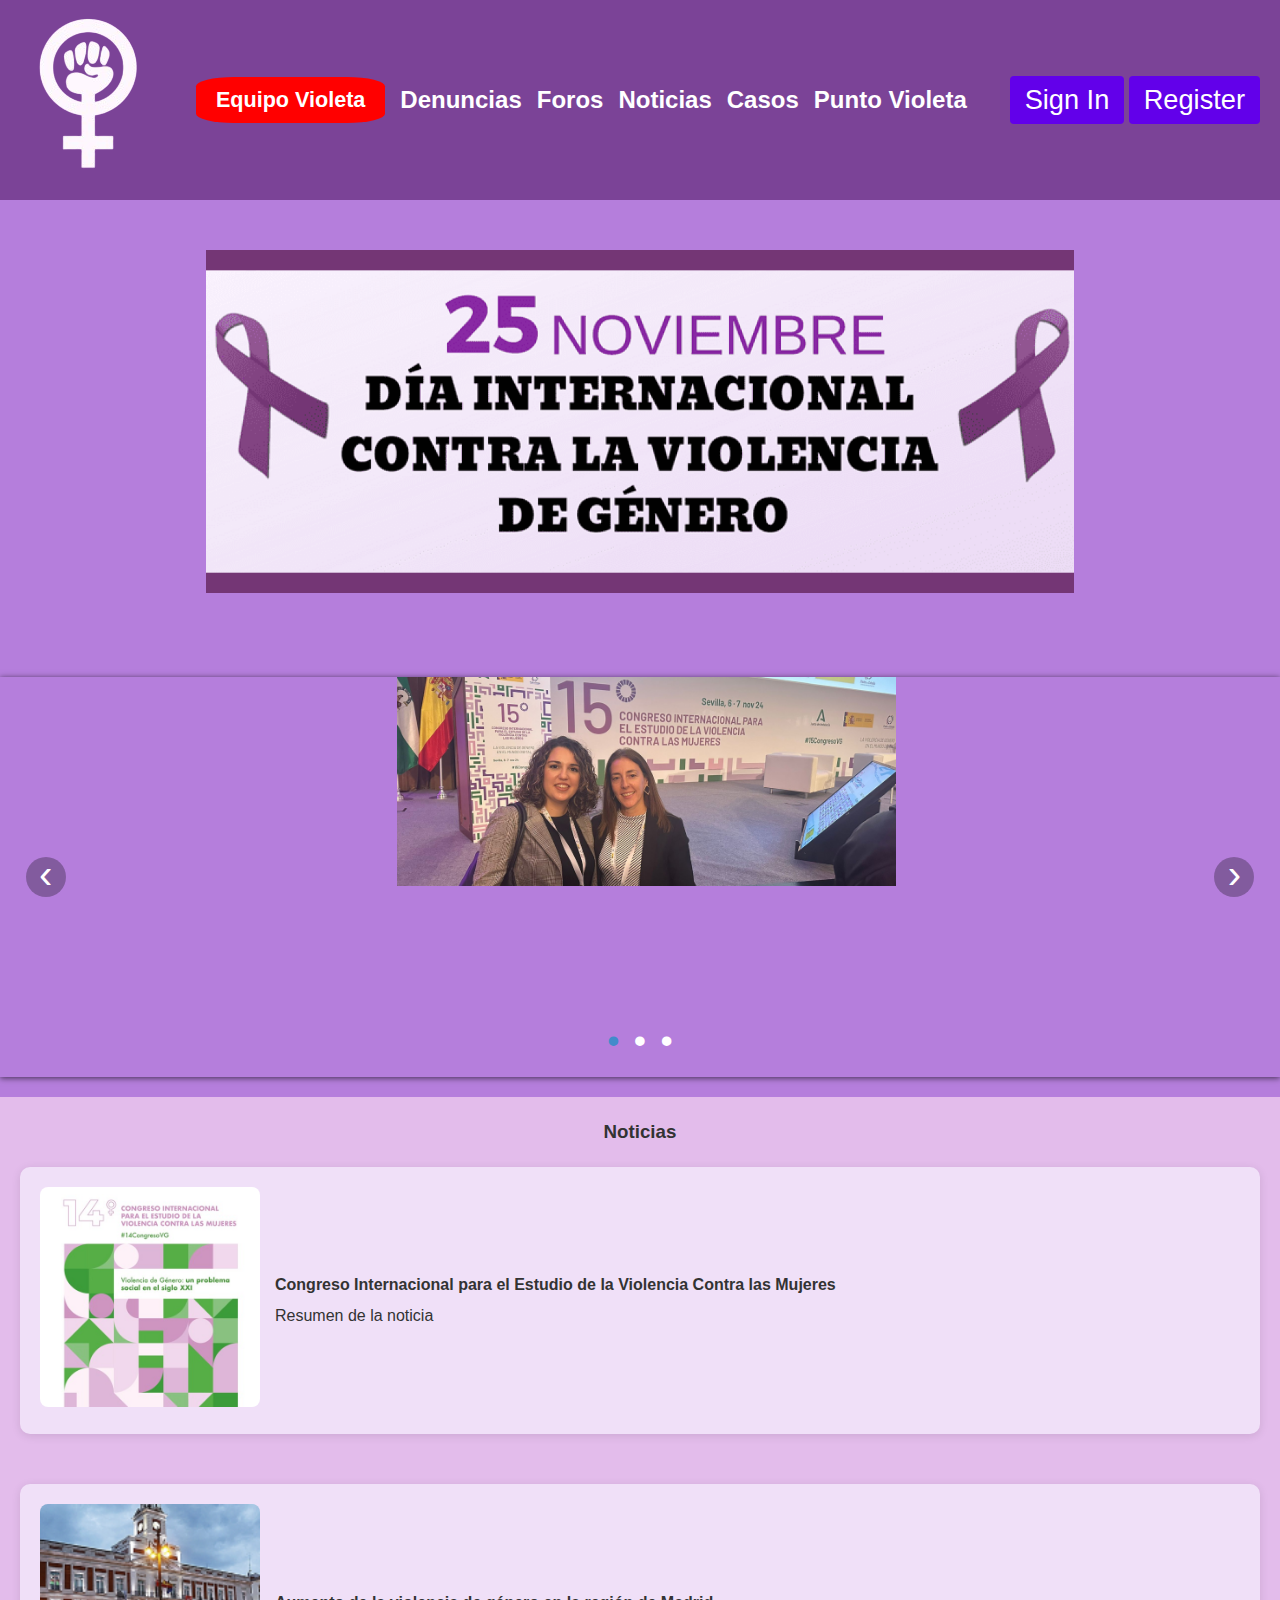
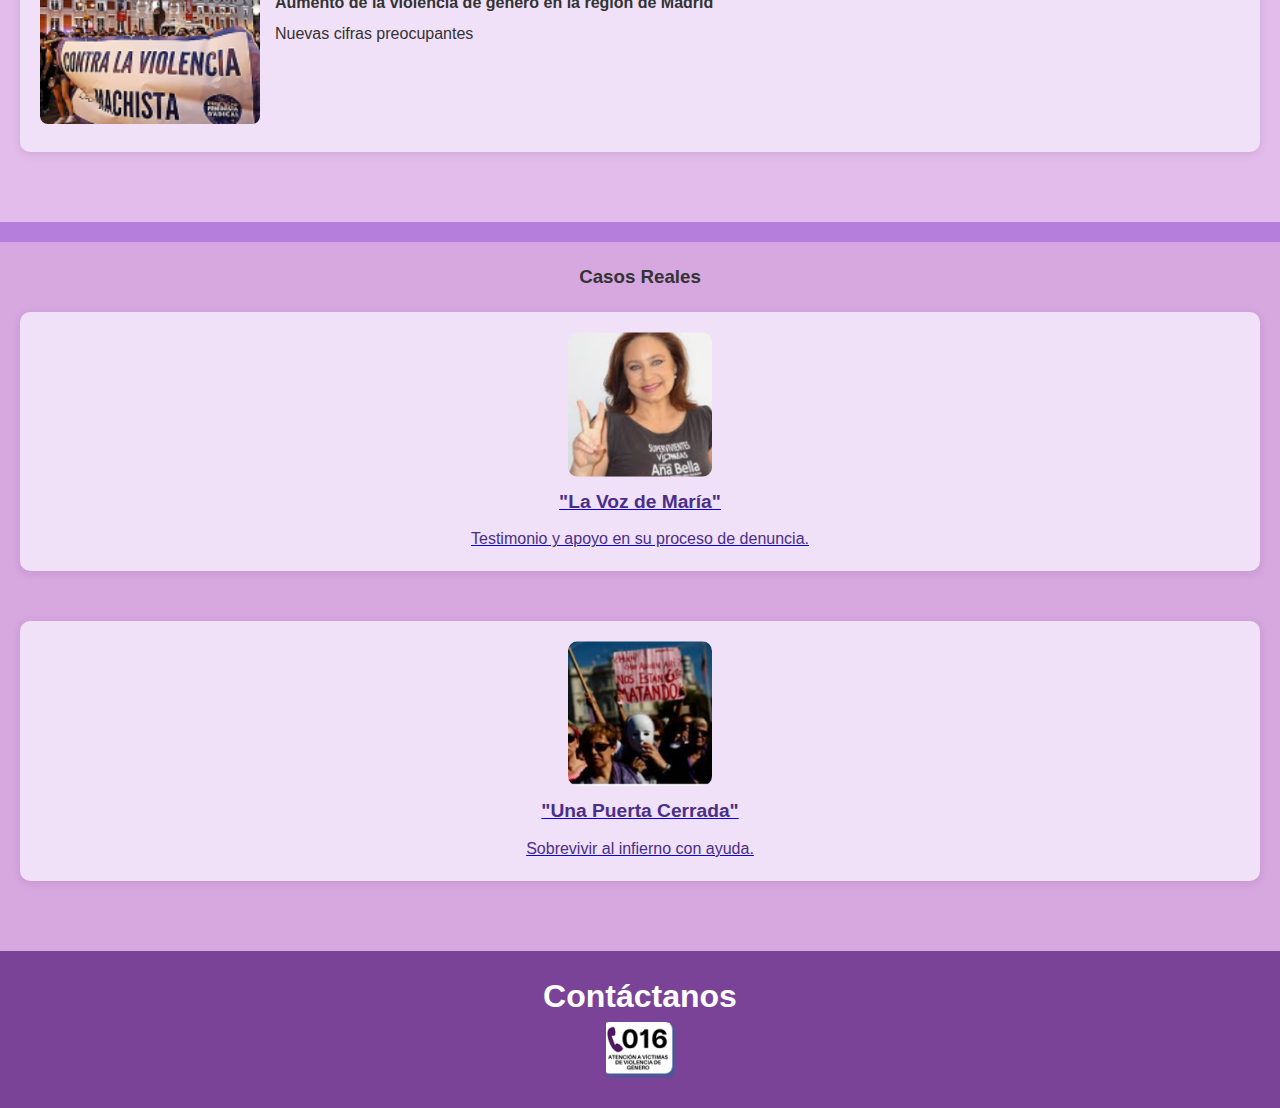
<file: index.html>
<!DOCTYPE html>
<html lang="es">
<head>
  <meta charset="UTF-8">
  <meta name="viewport" content="width=device-width, initial-scale=1.0">
  <title>Página Principal - Día Internacional Contra la Violencia de Género</title>
  <link rel="stylesheet" href="./css/styles.css">
</head>
<body>
  <header class="header">
    <nav class="navbar">
        <a href="./html/index.html"><img src="./img/logo.png" alt="logo"></a>
      <ul class="menu">
        <li><div class="logo">
            <button><a href="./html/equipo_violeta.html"><h2>Equipo Violeta</h2></a></button>
          </div></li>
        <li><a href="./html/denuncias.html"><h2>Denuncias</h2></a></li>
        <li><a href="./html/foro.html"><h2>Foros</h2></a></li>
        <li><a href="./html/noticias.html"><h2>Noticias</h2></a></li>
        <li><a href="./html/casos_reales.html"><h2>Casos</h2></a></li>
        <li><a href="./html/punto_violeta.html"><h2>Punto Violeta</h2></a></li>
      </ul>
      <div class="auth-buttons">
        <a href="./html/login.html"><button class="btn sign-in">Sign In</button></a>
        <a href="./html/registro.html"><button class="btn register">Register</button></a>
      </div>
    </nav>
  </header>
  <section class="banner">
    <img src="./img/25_nov.png" alt="">
  </section>
  <div class="carousel">
    <div class="carousel-inner">
      <input class="carousel-open" type="radio" id="carousel-1" name="carousel" aria-hidden="true" hidden="" checked="checked">
      <div class="carousel-item">
        <img src="./img/profes.png">
      </div>
      <input class="carousel-open" type="radio" id="carousel-2" name="carousel" aria-hidden="true" hidden="">
      <div class="carousel-item">
        <img src="./img/carrusel_2.png">
      </div>
      <input class="carousel-open" type="radio" id="carousel-3" name="carousel" aria-hidden="true" hidden="">
      <div class="carousel-item">
        <img src="./img/carrusel_3.png">
      </div>
      <label for="carousel-3" class="carousel-control prev control-1">‹</label>
      <label for="carousel-2" class="carousel-control next control-1">›</label>
      <label for="carousel-1" class="carousel-control prev control-2">‹</label>
      <label for="carousel-3" class="carousel-control next control-2">›</label>
      <label for="carousel-2" class="carousel-control prev control-3">‹</label>
      <label for="carousel-1" class="carousel-control next control-3">›</label>
      <ol class="carousel-indicators">
        <li>
          <label for="carousel-1" class="carousel-bullet">•</label>
        </li>
        <li>
          <label for="carousel-2" class="carousel-bullet">•</label>
        </li>
        <li>
          <label for="carousel-3" class="carousel-bullet">•</label>
        </li>
      </ol>
    </div>
  </div>
  <main>
      </div>
    </section>
    <section class="news">
      <h3>Noticias</h3>
      <div class="news-item">
        <a href="./html/noticias.html"><img src="./img/congreso.jpg" alt="Noticia 1"></a>
        <div>
          <h4>Congreso Internacional para el Estudio de la Violencia Contra las Mujeres</h4>
          <p>Resumen de la noticia</p>
        </div>
      </div>
      <div class="news-item">
        <a href="./html/noticias.html"><img src="./img/Image.png" alt="Noticia 2"></a>
        <div>
          <h4>Aumento de la violencia de género en la región de Madrid</h4>
          <p>Nuevas cifras preocupantes</p>
        </div>
      </div>
    </section>
    <section class="real-cases">
      <h3>Casos Reales</h3>
      <a href="./html/caso_real.html"><div class="case">
        <img src="./img/maria.png" alt="La Voz de María">
        <h4>"La Voz de María"</h4>
        <p>Testimonio y apoyo en su proceso de denuncia.</p>
      </div></a>
      <a href="./html/caso_real.html"><div class="case">
        <img src="./img/prot.png" alt="Una Puerta Cerrada">
        <h4>"Una Puerta Cerrada"</h4>
        <p>Sobrevivir al infierno con ayuda.</p>
      </div></a>
    </section>
  </main>
  <footer class="footer">
    <div class="contact-info">
      <span><h1>Contáctanos</h1></span>
    </div>
    <div class="footer-logo">
      <img src="./img/logo-016.png" alt="">
    </div>
  </footer>
</body>
</html>
</file>
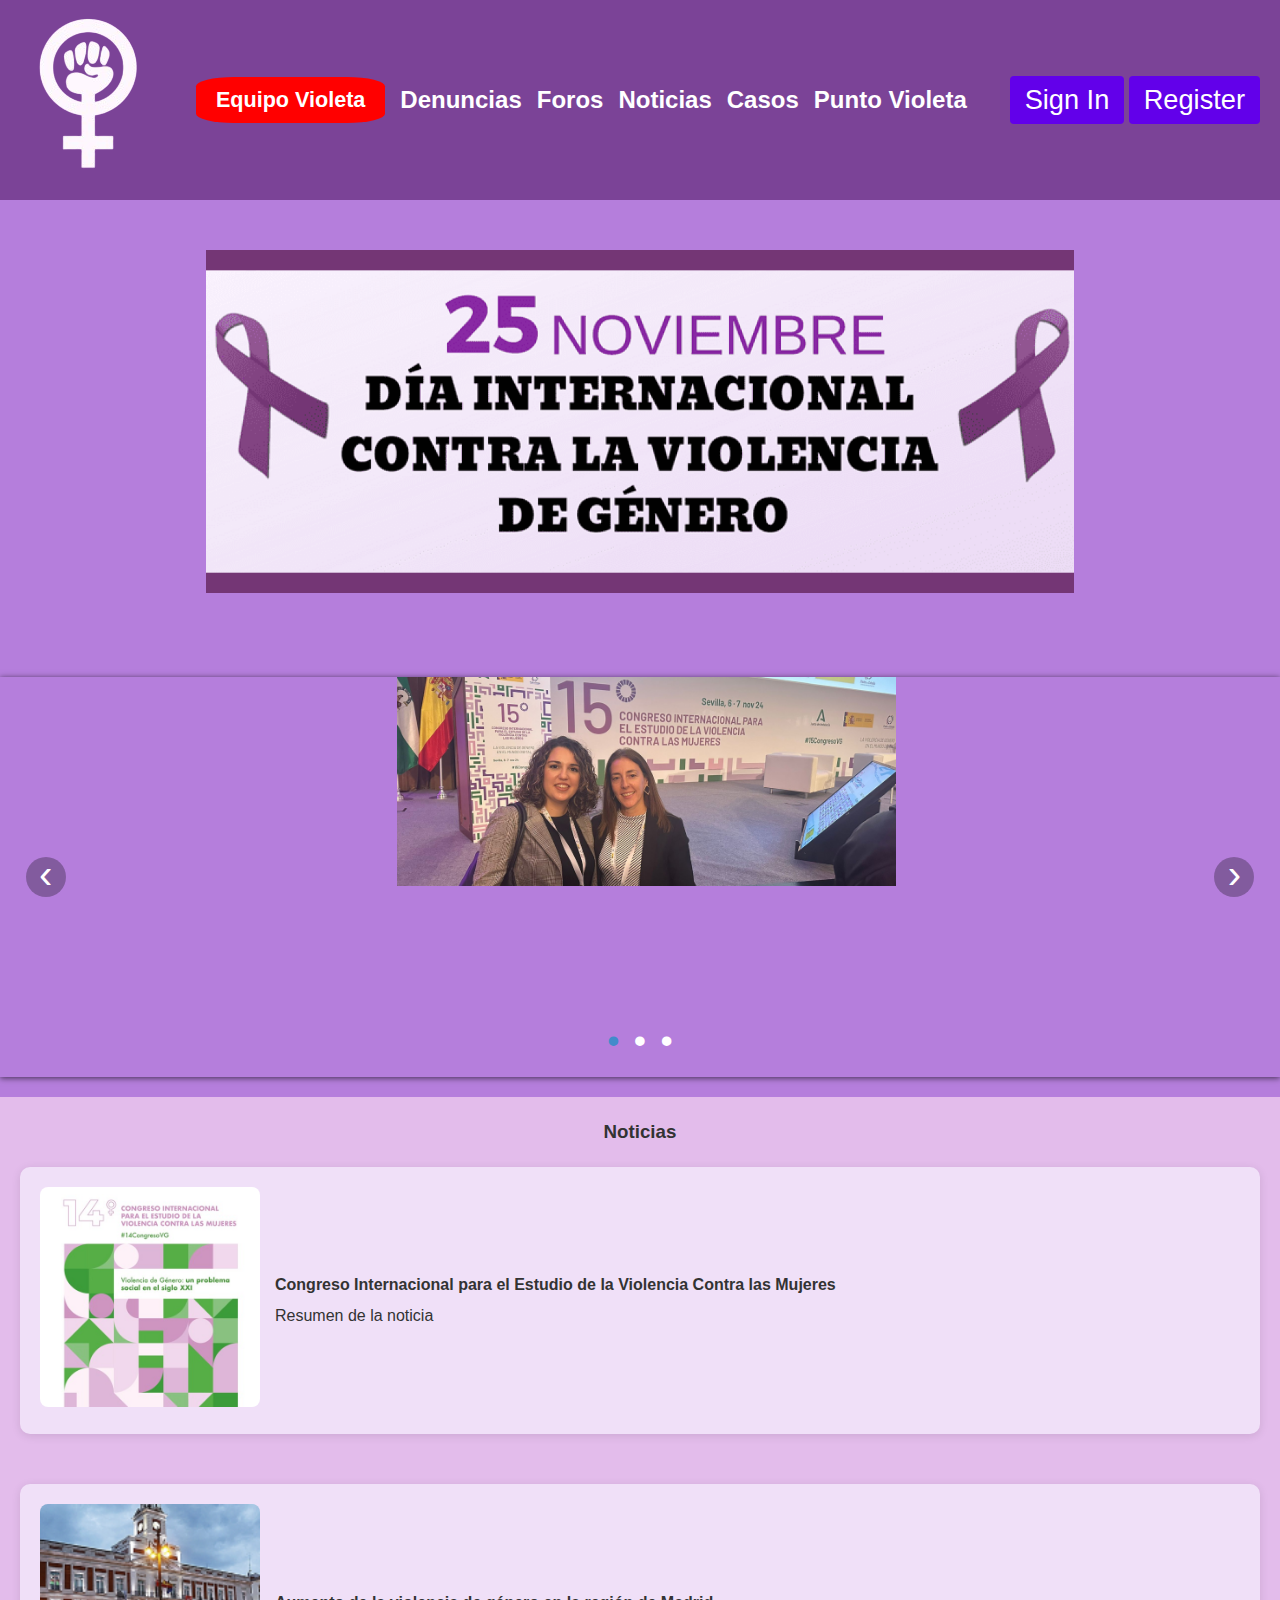
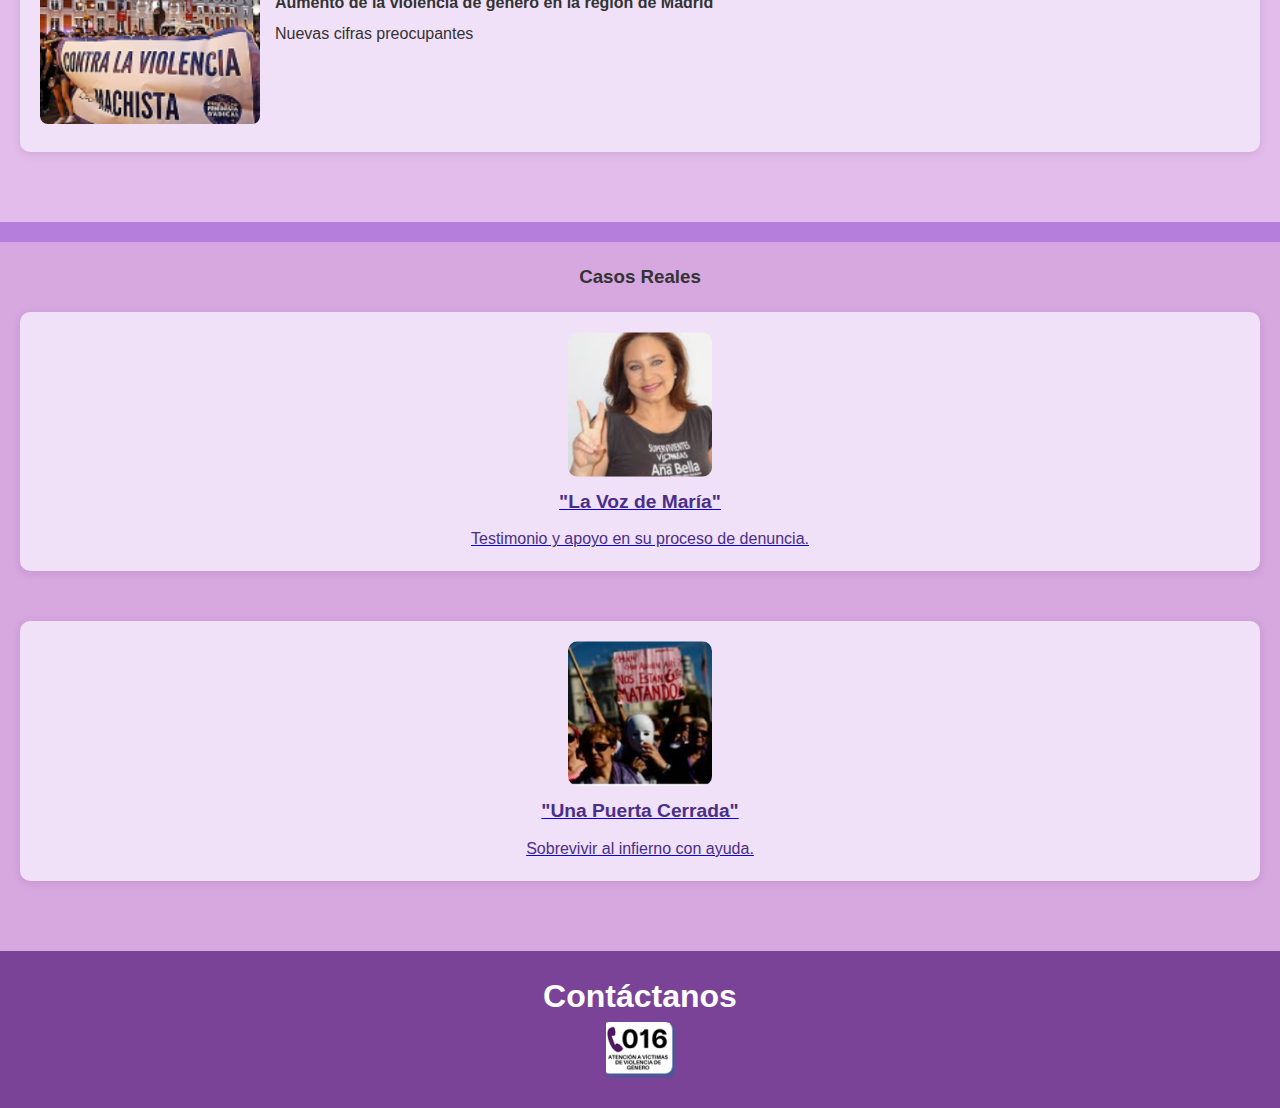
<file: html/index.html>
<!DOCTYPE html>
<html lang="es">
<head>
  <meta charset="UTF-8">
  <meta name="viewport" content="width=device-width, initial-scale=1.0">
  <title>Página Principal - Día Internacional Contra la Violencia de Género</title>
  <link rel="stylesheet" href="../css/styles.css">
</head>
<body>
  <header class="header">
    <nav class="navbar">
        <a href="../html/index.html"><img src="../img/logo.png" alt="logo"></a>
      <ul class="menu">
        <li><div class="logo">
            <button><a href="../html/equipo_violeta.html"><h2>Equipo Violeta</h2></a></button>
          </div></li>
        <li><a href="../html/denuncias.html"><h2>Denuncias</h2></a></li>
        <li><a href="../html/foro.html"><h2>Foros</h2></a></li>
        <li><a href="../html/noticias.html"><h2>Noticias</h2></a></li>
        <li><a href="../html/casos_reales.html"><h2>Casos</h2></a></li>
        <li><a href="../html/punto_violeta.html"><h2>Punto Violeta</h2></a></li>
      </ul>
      <div class="auth-buttons">
        <a href="../html/login.html"><button class="btn sign-in">Sign In</button></a>
        <a href="../html/registro.html"><button class="btn register">Register</button></a>
      </div>
    </nav>
  </header>
  <section class="banner">
    <img src="../img/25_nov.png" alt="">
  </section>
  <div class="carousel">
    <div class="carousel-inner">
      <input class="carousel-open" type="radio" id="carousel-1" name="carousel" aria-hidden="true" hidden="" checked="checked">
      <div class="carousel-item">
        <img src="../img/profes.png">
      </div>
      <input class="carousel-open" type="radio" id="carousel-2" name="carousel" aria-hidden="true" hidden="">
      <div class="carousel-item">
        <img src="../img/carrusel_2.png">
      </div>
      <input class="carousel-open" type="radio" id="carousel-3" name="carousel" aria-hidden="true" hidden="">
      <div class="carousel-item">
        <img src="../img/carrusel_3.png">
      </div>
      <label for="carousel-3" class="carousel-control prev control-1">‹</label>
      <label for="carousel-2" class="carousel-control next control-1">›</label>
      <label for="carousel-1" class="carousel-control prev control-2">‹</label>
      <label for="carousel-3" class="carousel-control next control-2">›</label>
      <label for="carousel-2" class="carousel-control prev control-3">‹</label>
      <label for="carousel-1" class="carousel-control next control-3">›</label>
      <ol class="carousel-indicators">
        <li>
          <label for="carousel-1" class="carousel-bullet">•</label>
        </li>
        <li>
          <label for="carousel-2" class="carousel-bullet">•</label>
        </li>
        <li>
          <label for="carousel-3" class="carousel-bullet">•</label>
        </li>
      </ol>
    </div>
  </div>
  <main>
      </div>
    </section>
    <section class="news">
      <h3>Noticias</h3>
      <div class="news-item">
        <a href="../html/noticias.html"><img src="../img/congreso.jpg" alt="Noticia 1"></a>
        <div>
          <h4>Congreso Internacional para el Estudio de la Violencia Contra las Mujeres</h4>
          <p>Resumen de la noticia</p>
        </div>
      </div>
      <div class="news-item">
        <a href="../html/noticias.html"><img src="../img/Image.png" alt="Noticia 2"></a>
        <div>
          <h4>Aumento de la violencia de género en la región de Madrid</h4>
          <p>Nuevas cifras preocupantes</p>
        </div>
      </div>
    </section>
    <section class="real-cases">
      <h3>Casos Reales</h3>
      <a href="../html/caso_real.html"><div class="case">
        <img src="../img/maria.png" alt="La Voz de María">
        <h4>"La Voz de María"</h4>
        <p>Testimonio y apoyo en su proceso de denuncia.</p>
      </div></a>
      <a href="../html/caso_real.html"><div class="case">
        <img src="../img/prot.png" alt="Una Puerta Cerrada">
        <h4>"Una Puerta Cerrada"</h4>
        <p>Sobrevivir al infierno con ayuda.</p>
      </div></a>
    </section>
  </main>
  <footer class="footer">
    <div class="contact-info">
      <span><h1>Contáctanos</h1></span>
    </div>
    <div class="footer-logo">
      <img src="../img/logo-016.png" alt="">
    </div>
  </footer>
</body>
</html>
</file>
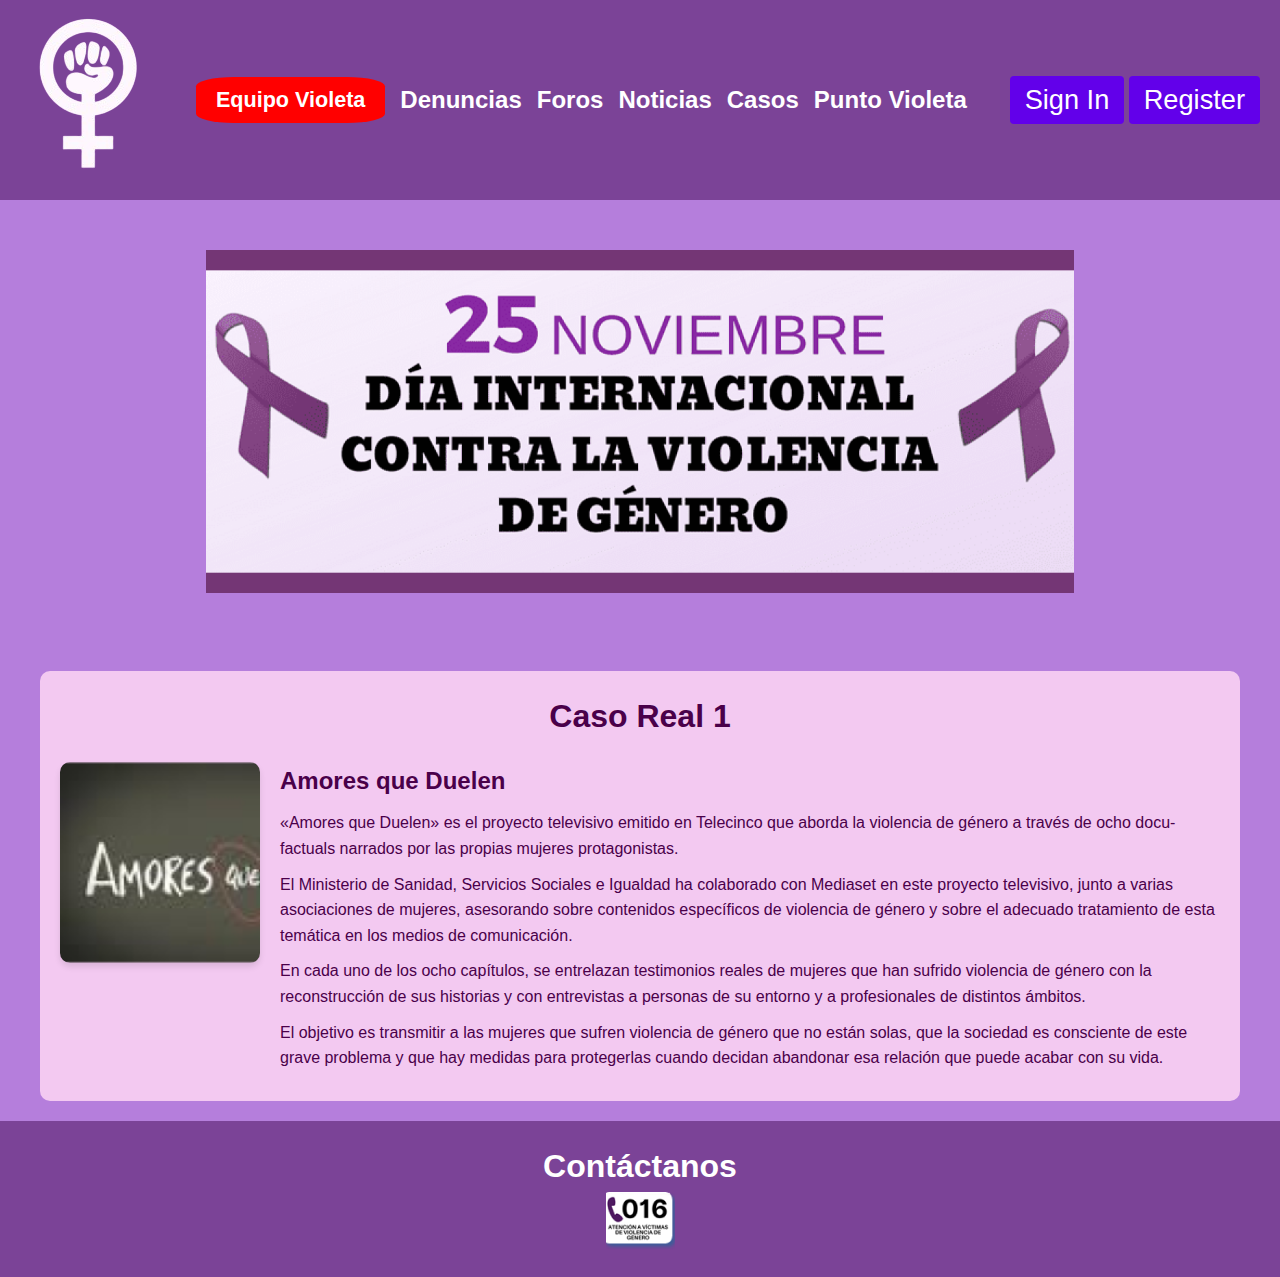
<file: html/caso_real.html>
<!DOCTYPE html>
<html lang="es">
<head>
  <meta charset="UTF-8">
  <meta name="viewport" content="width=device-width, initial-scale=1.0">
  <title>Página Principal - Día Internacional Contra la Violencia de Género</title>
  <link rel="stylesheet" href="../css/styles_caso_real.css">
</head>
<body>
  <header class="header">
    <nav class="navbar">
        <a href="../html/index.html"><img src="../img/logo.png" alt="logo"></a>
      <ul class="menu">
        <li><div class="logo">
            <button><a href="../html/equipo_violeta.html"><h2>Equipo Violeta</h2></a></button>
          </div></li>
        <li><a href="../html/denuncias.html"><h2>Denuncias</h2></a></li>
        <li><a href="../html/foro.html"><h2>Foros</h2></a></li>
        <li><a href="../html/noticias.html"><h2>Noticias</h2></a></li>
        <li><a href="../html/casos_reales.html"><h2>Casos</h2></a></li>
        <li><a href="../html/punto_violeta.html"><h2>Punto Violeta</h2></a></li>
      </ul>
      <div class="auth-buttons">
        <a href="../html/login.html"><button class="btn sign-in">Sign In</button></a>
        <a href="../html/registro.html"><button class="btn register">Register</button></a>
      </div>
    </nav>
  </header>
  <section class="banner">
    <img src="../img/25_nov.png" alt="">
  </section>
  <section class="caso-real">
    <h2>Caso Real 1</h2>
    <div class="contenido-caso-real">
      <img src="../img/caso7.png" alt="Amores que Duelen">
      <div class="texto-caso-real">
        <h3>Amores que Duelen</h3>
        <p>
          «Amores que Duelen» es el proyecto televisivo emitido en Telecinco que aborda la violencia de género a través de ocho docu-factuals narrados por las propias mujeres protagonistas.
        </p>
        <p>
          El Ministerio de Sanidad, Servicios Sociales e Igualdad ha colaborado con Mediaset en este proyecto televisivo, junto a varias asociaciones de mujeres, asesorando sobre contenidos específicos de violencia de género y sobre el adecuado tratamiento de esta temática en los medios de comunicación.
        </p>
        <p>
          En cada uno de los ocho capítulos, se entrelazan testimonios reales de mujeres que han sufrido violencia de género con la reconstrucción de sus historias y con entrevistas a personas de su entorno y a profesionales de distintos ámbitos.
        </p>
        <p>
          El objetivo es transmitir a las mujeres que sufren violencia de género que no están solas, que la sociedad es consciente de este grave problema y que hay medidas para protegerlas cuando decidan abandonar esa relación que puede acabar con su vida.
        </p>
      </div>
    </div>
  </section>
  <footer class="footer">
    <div class="contact-info">
      <span><h1>Contáctanos</h1></span>
    </div>
    <div class="footer-logo">
      <img src="../img/logo-016.png" alt="">
    </div>
  </footer>
</body>
</html>
</file>
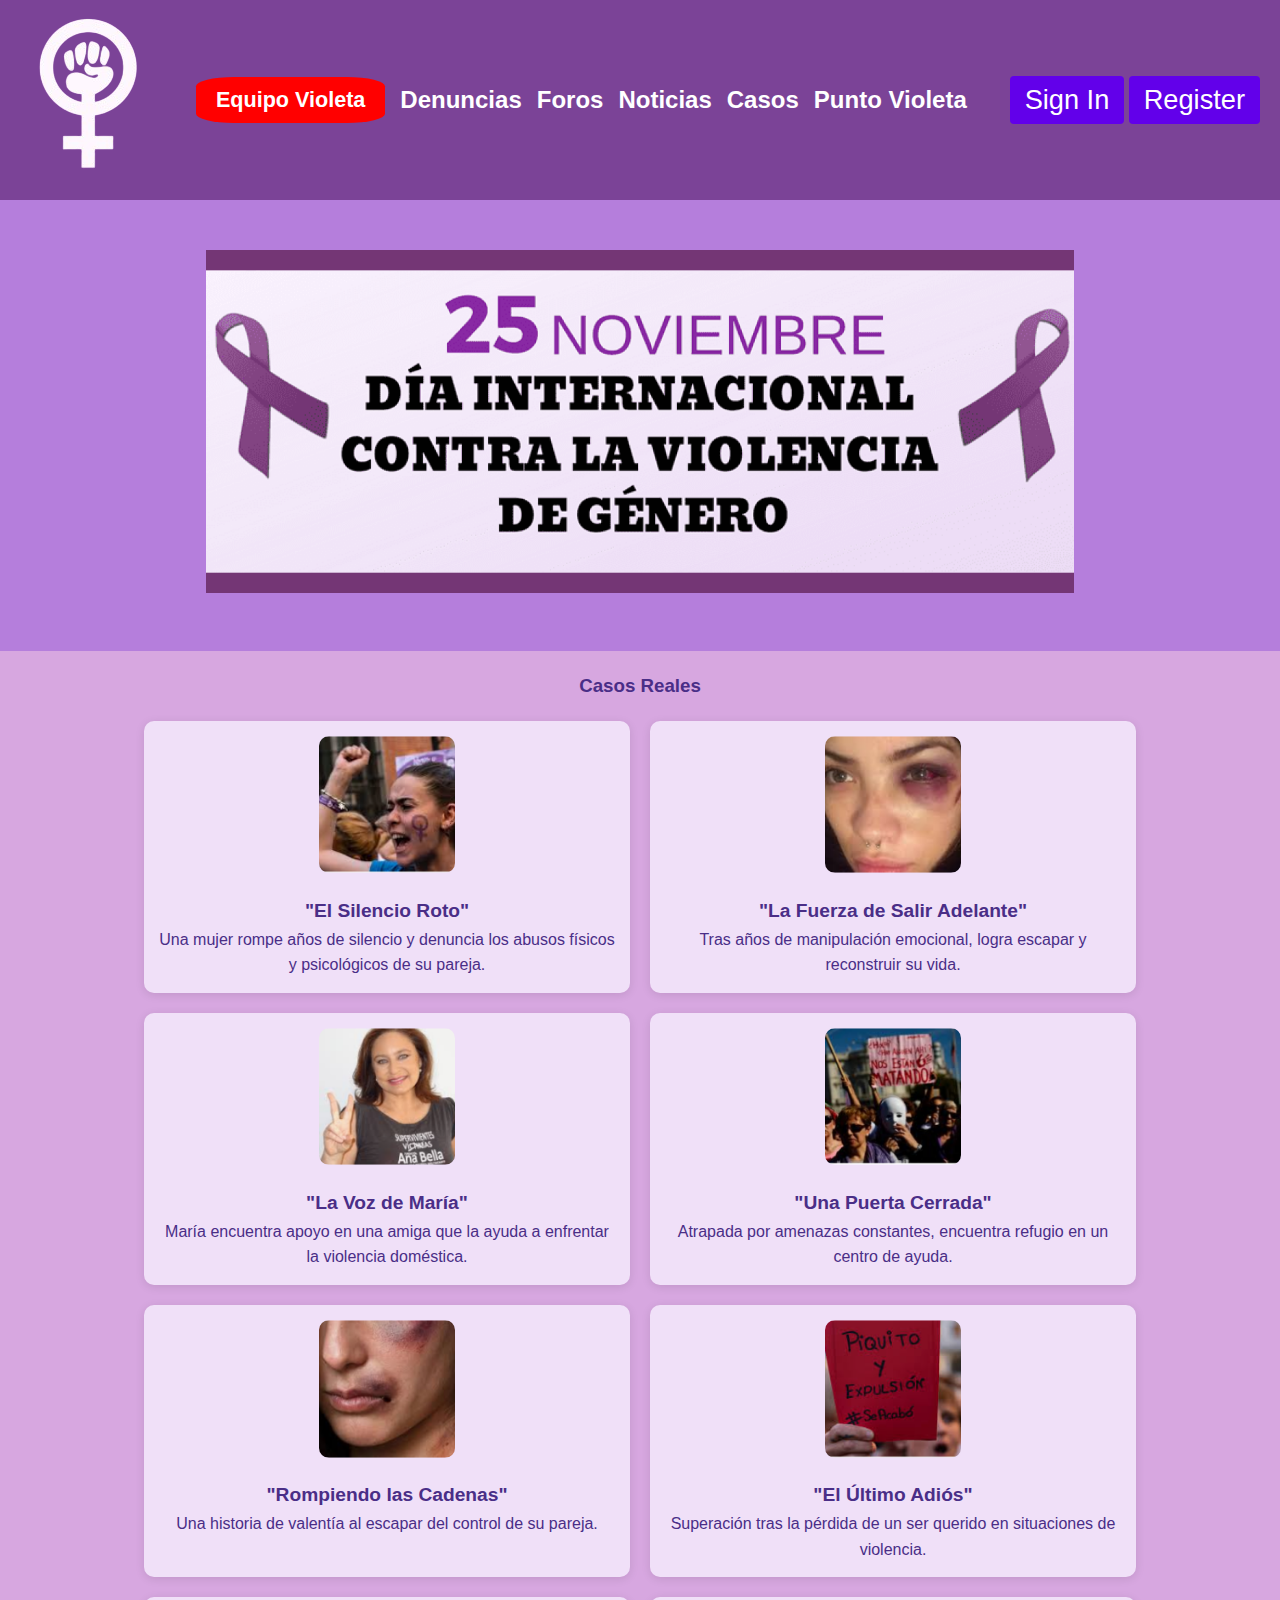
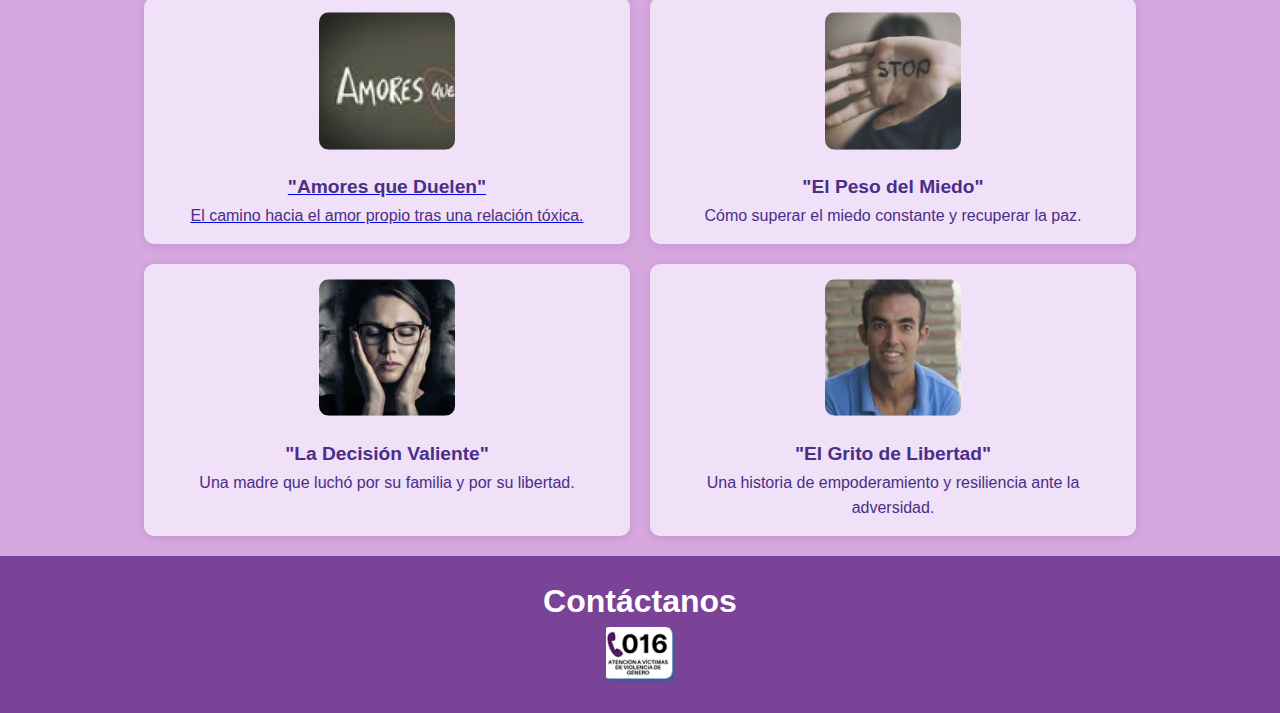
<file: html/casos_reales.html>
<!DOCTYPE html>
<html lang="es">
<head>
  <meta charset="UTF-8">
  <meta name="viewport" content="width=device-width, initial-scale=1.0">
  <title>Página Principal - Día Internacional Contra la Violencia de Género</title>
  <link rel="stylesheet" href="../css/styles_casos_reales.css">
</head>
<body>
  <header class="header">
    <nav class="navbar">
        <a href="../html/index.html"><img src="../img/logo.png" alt="logo"></a>
      <ul class="menu">
        <li><div class="logo">
            <button><a href="../html/equipo_violeta.html"><h2>Equipo Violeta</h2></a></button>
          </div></li>
        <li><a href="../html/denuncias.html"><h2>Denuncias</h2></a></li>
        <li><a href="../html/foro.html"><h2>Foros</h2></a></li>
        <li><a href="../html/noticias.html"><h2>Noticias</h2></a></li>
        <li><a href="../html/casos_reales.html"><h2>Casos</h2></a></li>
        <li><a href="../html/punto_violeta.html"><h2>Punto Violeta</h2></a></li>
      </ul>
      <div class="auth-buttons">
        <a href="../html/login.html"><button class="btn sign-in">Sign In</button></a>
        <a href="../html/registro.html"><button class="btn register">Register</button></a>
      </div>
    </nav>
  </header>
  <section class="banner">
    <img src="../img/25_nov.png" alt="">
  </section>
  
  <section class="real-cases">
    <h3>Casos Reales</h3>
    <div class="cases-grid">
      <div class="case">
        <img src="../img/caso1.png" alt="Caso 1">
        <h4>"El Silencio Roto"</h4>
        <p>Una mujer rompe años de silencio y denuncia los abusos físicos y psicológicos de su pareja.</p>
      </div>
      <div class="case">
        <img src="../img/caso2.png" alt="Caso 2">
        <h4>"La Fuerza de Salir Adelante"</h4>
        <p>Tras años de manipulación emocional, logra escapar y reconstruir su vida.</p>
      </div>
      <div class="case">
        <img src="../img/caso3.png" alt="Caso 3">
        <h4>"La Voz de María"</h4>
        <p>María encuentra apoyo en una amiga que la ayuda a enfrentar la violencia doméstica.</p>
      </div>
      <div class="case">
        <img src="../img/caso4.png" alt="Caso 4">
        <h4>"Una Puerta Cerrada"</h4>
        <p>Atrapada por amenazas constantes, encuentra refugio en un centro de ayuda.</p>
      </div>
      <div class="case">
        <img src="../img/caso5.png" alt="Caso 5">
        <h4>"Rompiendo las Cadenas"</h4>
        <p>Una historia de valentía al escapar del control de su pareja.</p>
      </div>
      <div class="case">
        <img src="../img/caso6.png" alt="Caso 6">
        <h4>"El Último Adiós"</h4>
        <p>Superación tras la pérdida de un ser querido en situaciones de violencia.</p>
      </div>
      <a href="../html/caso_real.html"><div class="case">
        <img src="../img/caso7.png" alt="Caso 7">
        <h4>"Amores que Duelen"</h4>
        <p>El camino hacia el amor propio tras una relación tóxica.</p>
      </div></a>
      <div class="case">
        <img src="../img/caso8.png" alt="Caso 8">
        <h4>"El Peso del Miedo"</h4>
        <p>Cómo superar el miedo constante y recuperar la paz.</p>
      </div>
      <div class="case">
        <img src="../img/caso9.png" alt="Caso 9">
        <h4>"La Decisión Valiente"</h4>
        <p>Una madre que luchó por su familia y por su libertad.</p>
      </div>
      <div class="case">
        <img src="../img/caso10.png" alt="Caso 10">
        <h4>"El Grito de Libertad"</h4>
        <p>Una historia de empoderamiento y resiliencia ante la adversidad.</p>
      </div>
    </div>
  </section>

  <footer class="footer">
    <div class="contact-info">
      <span><h1>Contáctanos</h1></span>
    </div>
    <div class="footer-logo">
      <img src="../img/logo-016.png" alt="">
    </div>
  </footer>
</body>
</html>
</file>
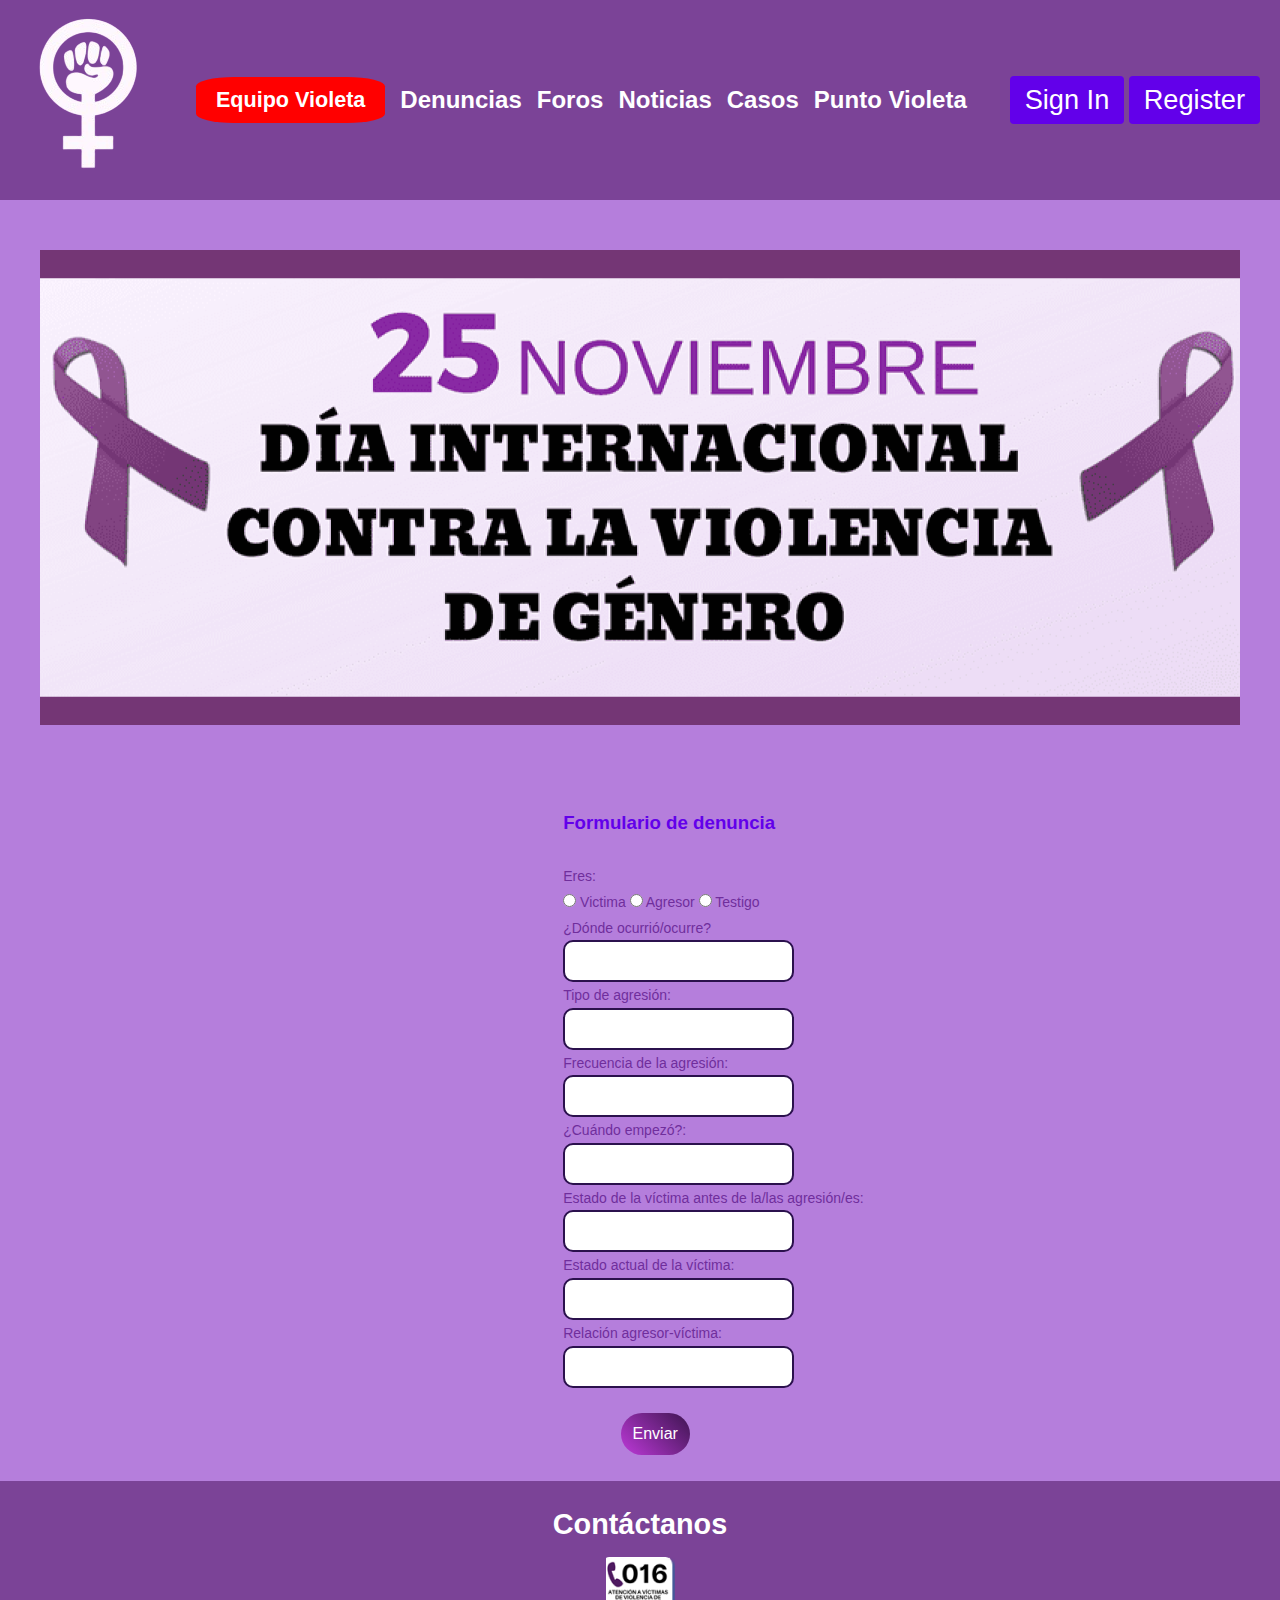
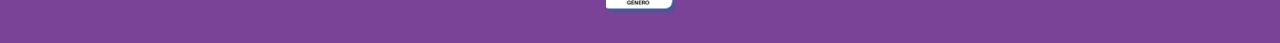
<file: html/denuncias.html>
<!DOCTYPE html>
<html lang="es">
<head>
  <meta charset="UTF-8">
  <meta name="viewport" content="width=device-width, initial-scale=1.0">
  <title>Página Principal - Día Internacional Contra la Violencia de Género</title>
  <link rel="stylesheet" href="../css/styles_den.css">
</head>
<body>
  <header class="header">
    <nav class="navbar">
        <a href="../html/index.html"><img src="../img/logo.png" alt="logo"></a>
      <ul class="menu">
        <li><div class="logo">
            <button><a href="../html/equipo_violeta.html"><h2>Equipo Violeta</h2></a></button>
          </div></li>
        <li><a href="../html/denuncias.html"><h2>Denuncias</h2></a></li>
        <li><a href="../html/foro.html"><h2>Foros</h2></a></li>
        <li><a href="../html/noticias.html"><h2>Noticias</h2></a></li>
        <li><a href="../html/casos_reales.html"><h2>Casos</h2></a></li>
        <li><a href="../html/punto_violeta.html"><h2>Punto Violeta</h2></a></li>
      </ul>
      <div class="auth-buttons">
        <a href="../html/login.html"><button class="btn sign-in">Sign In</button></a>
        <a href="../html/registro.html"><button class="btn register">Register</button></a>
      </div>
    </nav>
  </header>
  <section class="banner">
    <img src="../img/25_nov.png" alt="">
  </section>
  <br>
  <nav>
  <div>
    <h3>Formulario de denuncia</h3>
  <br>
    <form action="https://www.google.com" method="get">
        <div>
            <label>Eres:</label><br>
            <label>
                <input type="radio" name="eres" value="Victima">
                Victima
            </label>
            <label>
                <input type="radio" name="eres" value="Agresor">
                Agresor
            </label>
            <label>
                <input type="radio" name="eres" value="Testigo">
                Testigo
            </label>
          </div>
        <div>
            <label>¿Dónde ocurrió/ocurre?</label><br>
            <input type="text" name="¿Dónde ocurrió/ocurre?">
        </div>
          <div>
          <label class="form" for="Tipo de agresión">Tipo de agresión:</label><br>
            <input list="Tipos_de_agresiones" name="Agresiones" id="Agresiones" />
            <datalist id="Tipos_de_agresiones">
              <option value="Física">
              <option value="Verbal">
              <option value="Control de vestimenta">
              <option value="Control digital">
              <option value="Otro: ">
            </datalist>
          </div>
        <div>
          <label>Frecuencia de la agresión:</label><br>
            <input type="text" name="Frecuencia de la agresión">
        </div>
        <div>
          <label>¿Cuándo empezó?:</label><br>
            <input type="text" name="¿Cuándo empezó?">
        </div>
        <div>
          <label>Estado de la víctima antes de la/las agresión/es:</label><br>
            <input type="text" name="Estado de la víctima antes de la/las agresión/es">
        </div>
        <div>
          <label>Estado actual de la víctima:</label><br>
            <input type="text" name="Estado actual de la víctima">
        </div>
        <div>
        <label for="Relación agresor-víctima">Relación agresor-víctima:</label><br>
            <input list="Relación agresor-víctima" name="Agresor-víctima" id="Agresor-víctima">
            <datalist id="Relación agresor-víctima">
              <option value="Pareja">
              <option value="Familiares">
              <option value="Amigos">
              <option value="Conocidos">
              <option value="Otro: ">
            </datalist><br>
        </div><br>
        <div>
        <button class="button_submit" name="submit_button" value="primary" type="submit">Enviar</button><br>
        </div>
    </form><br>
  </nav>
  </div>
  <footer class="footer">
    <div class="contact-info">
      <span><h1>Contáctanos</h1></span>
    </div>
    <div class="footer-logo">
      <img src="../img/logo-016.png" alt="">
    </div>
  </footer>
</body>
</html>
</file>
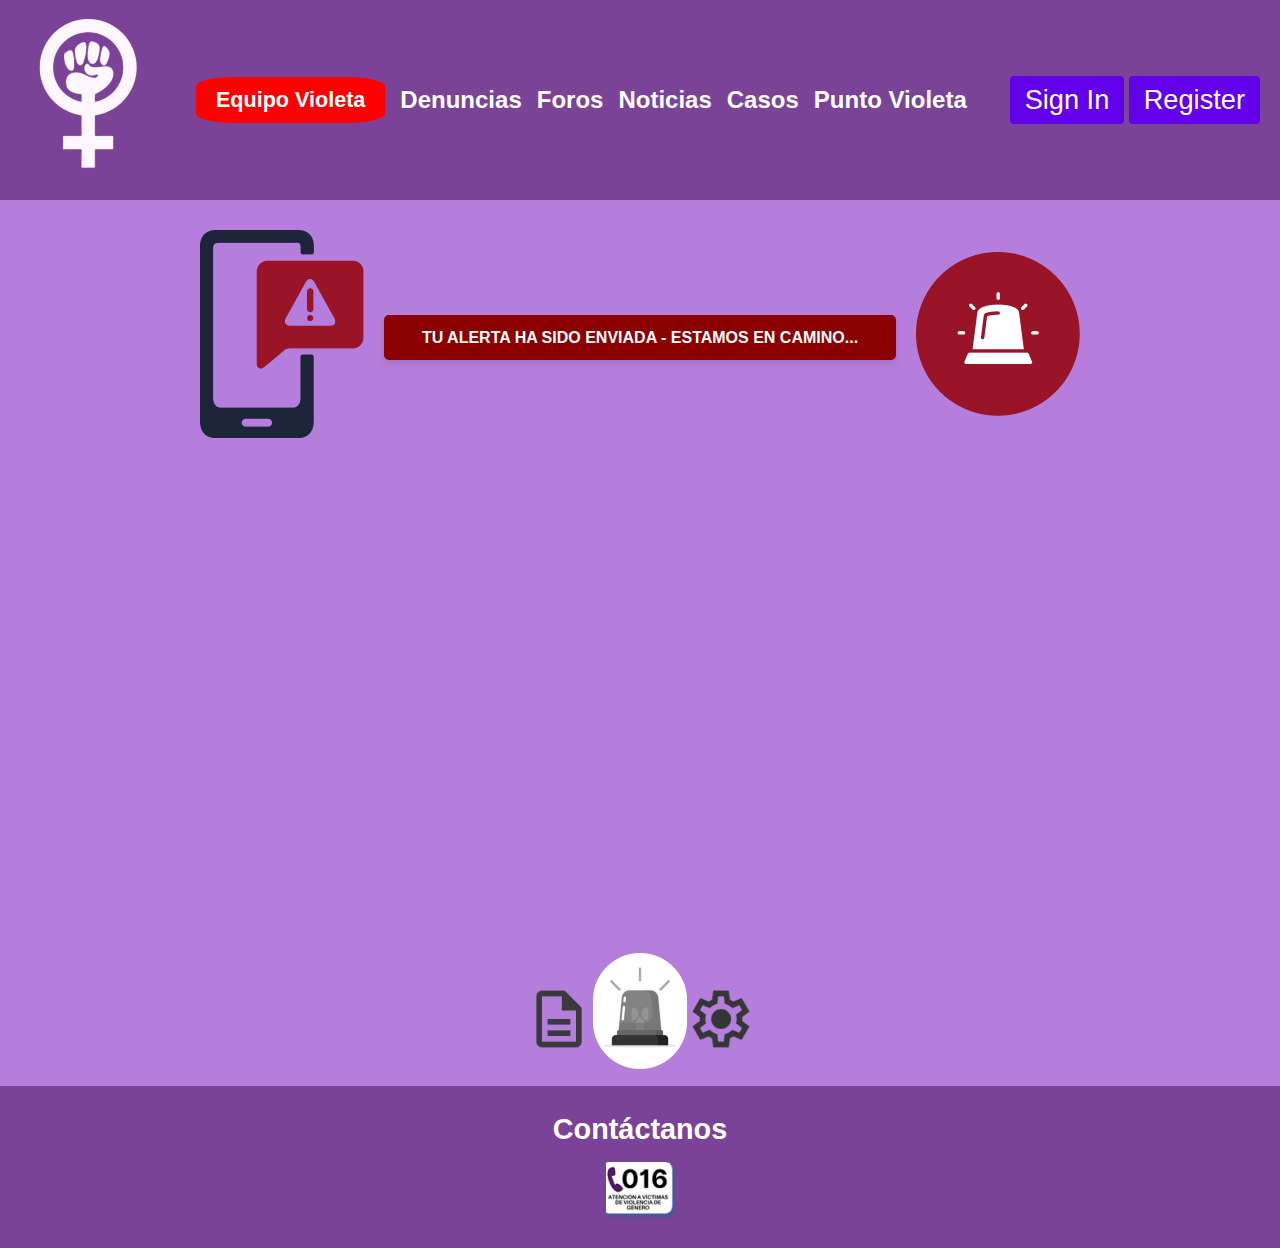
<file: html/equipo_violeta.html>
<!DOCTYPE html>
<html lang="es">
<head>
  <meta charset="UTF-8">
  <meta name="viewport" content="width=device-width, initial-scale=1.0">
  <title>Página Principal - Día Internacional Contra la Violencia de Género</title>
  <link rel="stylesheet" href="../css/styles_ev.css">
</head>
<body>
    <header class="header">
        <nav class="navbar">
            <a href="../html/index.html"><img src="../img/logo.png" alt="logo"></a>
          <ul class="menu">
            <li><div class="logo">
                <button><a href="../html/equipo_violeta.html"><h2>Equipo Violeta</h2></a></button>
              </div></li>
            <li><a href="../html/denuncias.html"><h2>Denuncias</h2></a></li>
            <li><a href="../html/foro.html"><h2>Foros</h2></a></li>
            <li><a href="../html/noticias.html"><h2>Noticias</h2></a></li>
            <li><a href="../html/casos_reales.html"><h2>Casos</h2></a></li>
            <li><a href="../html/punto_violeta.html"><h2>Punto Violeta</h2></a></li>
          </ul>
          <div class="auth-buttons">
            <a href="../html/login.html"><button class="btn sign-in">Sign In</button></a>
            <a href="../html/registro.html"><button class="btn register">Register</button></a>
          </div>
        </nav>
      </header>
    <section>
        <div class="alert-row">
            <div class="alert-phone">
                <img src="../img/phone_alert.png" alt="Alerta enviada">
            </div>
            <div class="alert-message">
                TU ALERTA HA SIDO ENVIADA - ESTAMOS EN CAMINO...
            </div>
            <div class="alert-image">
                <img src="../img/sirena.png" alt="Alerta enviada">
            </div>
        </div>
    </section>
    
    <div class="map-container">
        <iframe 
            src="https://www.google.com/maps/embed?pb=!1m18!1m12!1m3!1d3163.4424232318906!2d-5.8750249229156575!3d37.54463897204415!2m3!1f0!2f0!3f0!3m2!1i1024!2i768!4f13.1!3m3!1m2!1s0xd125ce603bed70f%3A0xcd0e9d8b39d715f0!2sInstituto%20de%20Educaci%C3%B3n%20Secundaria%20Jacarand%C3%A1!5e0!3m2!1ses!2ses!4v1732277457674!5m2!1ses!2ses" 
            width="600" 
            height="450" 
            style="border:0;" 
            allowfullscreen="" 
            loading="lazy" 
            referrerpolicy="no-referrer-when-downgrade">
        </iframe>
    </div>
    <div class="alert-image">
        <img src="../img/pie_alerta_equipo.png" alt="Alerta enviada">
    </div>
    <footer class="footer">
      <div class="contact-info">
        <span><h1>Contáctanos</h1></span>
      </div>
      <div class="footer-logo">
        <img src="../img/logo-016.png" alt="">
      </div>
    </footer>
</body>
</html>
</file>
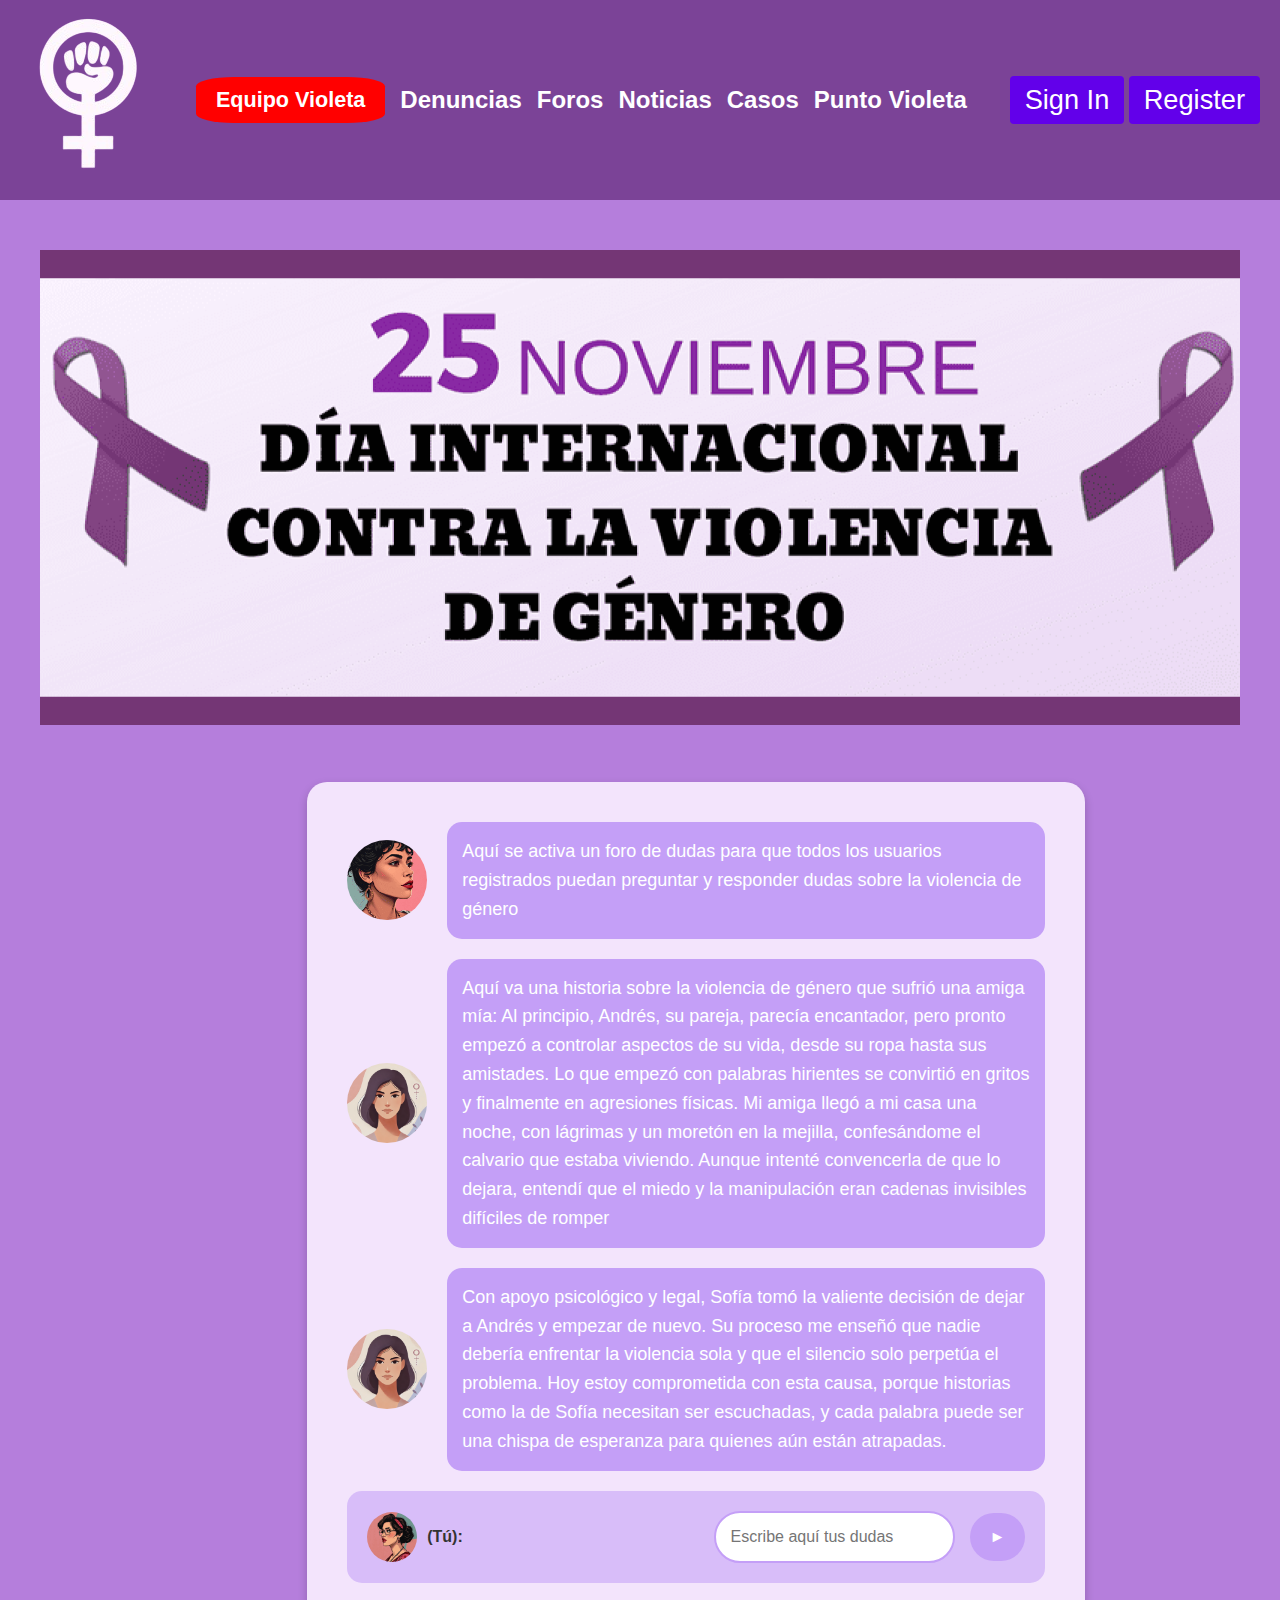
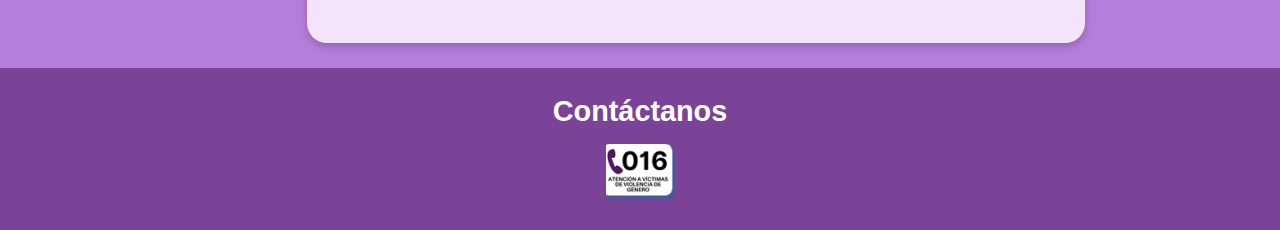
<file: html/foro.html>
<!DOCTYPE html>
<html lang="es">
<head>
  <meta charset="UTF-8">
  <meta name="viewport" content="width=device-width, initial-scale=1.0">
  <title>Página Principal - Día Internacional Contra la Violencia de Género</title>
  <link rel="stylesheet" href="../css/styles_foro.css">
</head>
<body>
  <header class="header">
    <nav class="navbar">
        <a href="../html/index.html"><img src="../img/logo.png" alt="logo"></a>
      <ul class="menu">
        <li><div class="logo">
            <button><a href="../html/equipo_violeta.html"><h2>Equipo Violeta</h2></a></button>
          </div></li>
        <li><a href="../html/denuncias.html"><h2>Denuncias</h2></a></li>
        <li><a href="../html/foro.html"><h2>Foros</h2></a></li>
        <li><a href="../html/noticias.html"><h2>Noticias</h2></a></li>
        <li><a href="../html/casos_reales.html"><h2>Casos</h2></a></li>
        <li><a href="../html/punto_violeta.html"><h2>Punto Violeta</h2></a></li>
      </ul>
      <div class="auth-buttons">
        <a href="../html/login.html"><button class="btn sign-in">Sign In</button></a>
        <a href="../html/registro.html"><button class="btn register">Register</button></a>
      </div>
    </nav>
  </header>
  <section class="banner">
    <img src="../img/25_nov.png" alt="">
  </section>
  <nav>
    <div class="container">
      <div class="header_container">
          <img src="../img/Asesora_img_foro_vg.png" alt="Asesora">
          <p>Aquí se activa un foro de dudas para que todos los usuarios registrados puedan preguntar y responder dudas sobre la violencia de género</p>
      </div>
      <div class="header_container">
        <img src="../img/Imagen_mujer1_vg.png" alt="Testigo de víctima">
        <p>Aquí va una historia sobre la violencia de género que sufrió una amiga mía:
          Al principio, Andrés, su pareja, parecía encantador, pero pronto empezó a
          controlar aspectos de su vida, desde su ropa hasta sus amistades. Lo que empezó
          con palabras hirientes se convirtió en gritos y finalmente en agresiones físicas.
          Mi amiga llegó a mi casa una noche, con lágrimas y un moretón en la mejilla,
          confesándome el calvario que estaba viviendo. Aunque intenté convencerla de que lo dejara,
          entendí que el miedo y la manipulación eran cadenas invisibles difíciles de romper</p>
      </div>
      <div class="header_container">
        <img src="../img/Imagen_mujer1_vg.png" alt="Testigo de víctima">
        <p>Con apoyo psicológico y legal, Sofía tomó la valiente decisión de dejar
          a Andrés y empezar de nuevo. Su proceso me enseñó que nadie debería enfrentar
          la violencia sola y que el silencio solo perpetúa el problema. Hoy estoy
          comprometida con esta causa, porque historias como la de Sofía necesitan
          ser escuchadas, y cada palabra puede ser una chispa de esperanza para quienes aún están atrapadas.</p>
      </div>
      <div class="chat-box">
          <img src="../img/(Tú)_img_foro_vg.png" alt="Tú">
          <p><strong>(Tú):</strong></p>
          <div class="input-area">
            <input type="text" placeholder="Escribe aquí tus dudas">
            <button>&#9658;</button>
          </div>
      </div>
    </div>
  </nav><br>
  </div>
  <footer class="footer">
    <div class="contact-info">
      <span><h1>Contáctanos</h1></span>
    </div>
    <div class="footer-logo">
      <img src="../img/logo-016.png" alt="">
    </div>
  </footer>
</body>
</html>
</file>
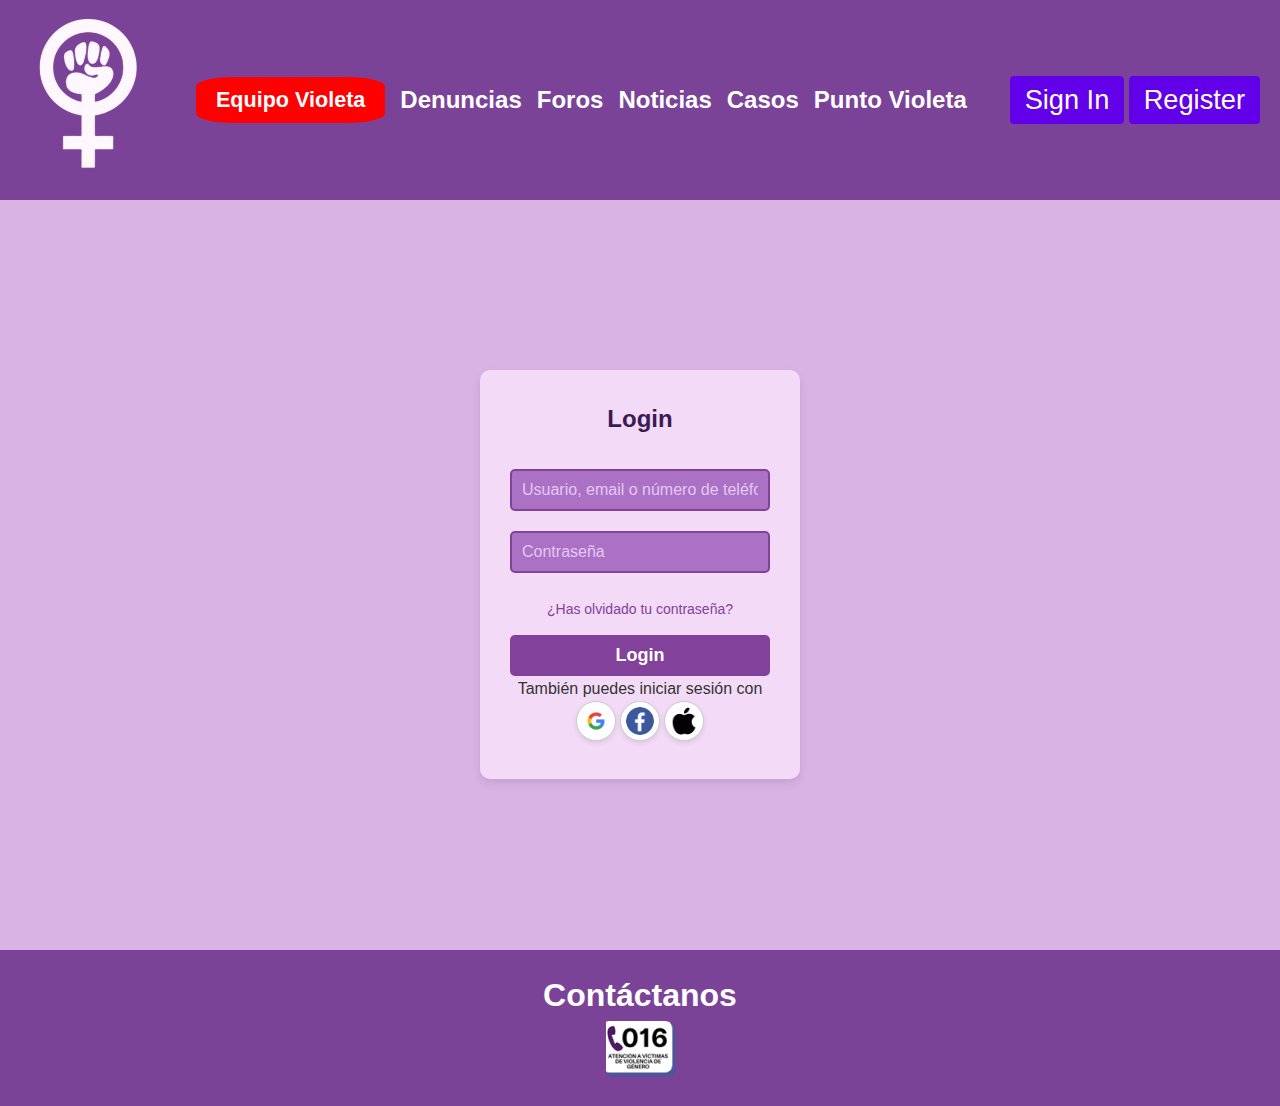
<file: html/login.html>
<!DOCTYPE html>
<html lang="es">
<head>
  <meta charset="UTF-8">
  <meta name="viewport" content="width=device-width, initial-scale=1.0">
  <title>Página Principal - Día Internacional Contra la Violencia de Género</title>
  <link rel="stylesheet" href="../css/styles_login.css">
</head>
<body>
    <header class="header">
      <nav class="navbar">
          <a href="../html/index.html"><img src="../img/logo.png" alt="logo"></a>
        <ul class="menu">
          <li><div class="logo">
              <button><a href="../html/equipo_violeta.html"><h2>Equipo Violeta</h2></a></button>
            </div></li>
          <li><a href="../html/denuncias.html"><h2>Denuncias</h2></a></li>
          <li><a href="../html/foro.html"><h2>Foros</h2></a></li>
          <li><a href="../html/noticias.html"><h2>Noticias</h2></a></li>
          <li><a href="../html/casos_reales.html"><h2>Casos</h2></a></li>
          <li><a href="../html/punto_violeta.html"><h2>Punto Violeta</h2></a></li>
        </ul>
        <div class="auth-buttons">
          <a href="../html/login.html"><button class="btn sign-in">Sign In</button></a>
          <a href="../html/registro.html"><button class="btn register">Register</button></a>
        </div>
      </nav>
    </header>
    
    <section class="login-section">
      <div class="login-container">
        <h2>Login</h2>
        <form action="#" method="POST" class="login-form">
          <input type="text" name="username" placeholder="Usuario, email o número de teléfono" required>
          <input type="password" name="password" placeholder="Contraseña" required>
          <a href="#" class="forgot-password">¿Has olvidado tu contraseña?</a>
          <button type="submit" class="login-btn">Login</button>
        </form>
        <div class="social-login">
          <p>También puedes iniciar sesión con</p>
          <div class="social-icons">
            <a href="#"><img src="../img/google-icon.png" alt="Google"></a>
            <a href="#"><img src="../img/facebook-icon.png" alt="Facebook"></a>
            <a href="#"><img src="../img/apple-icon.png" alt="Apple"></a>
          </div>
          
        </div>
      </div>
    </section>
    <footer class="footer">
      <div class="contact-info">
        <span><h1>Contáctanos</h1></span>
      </div>
      <div class="footer-logo">
        <img src="../img/logo-016.png" alt="">
      </div>
    </footer>
</body>
</html>
</file>
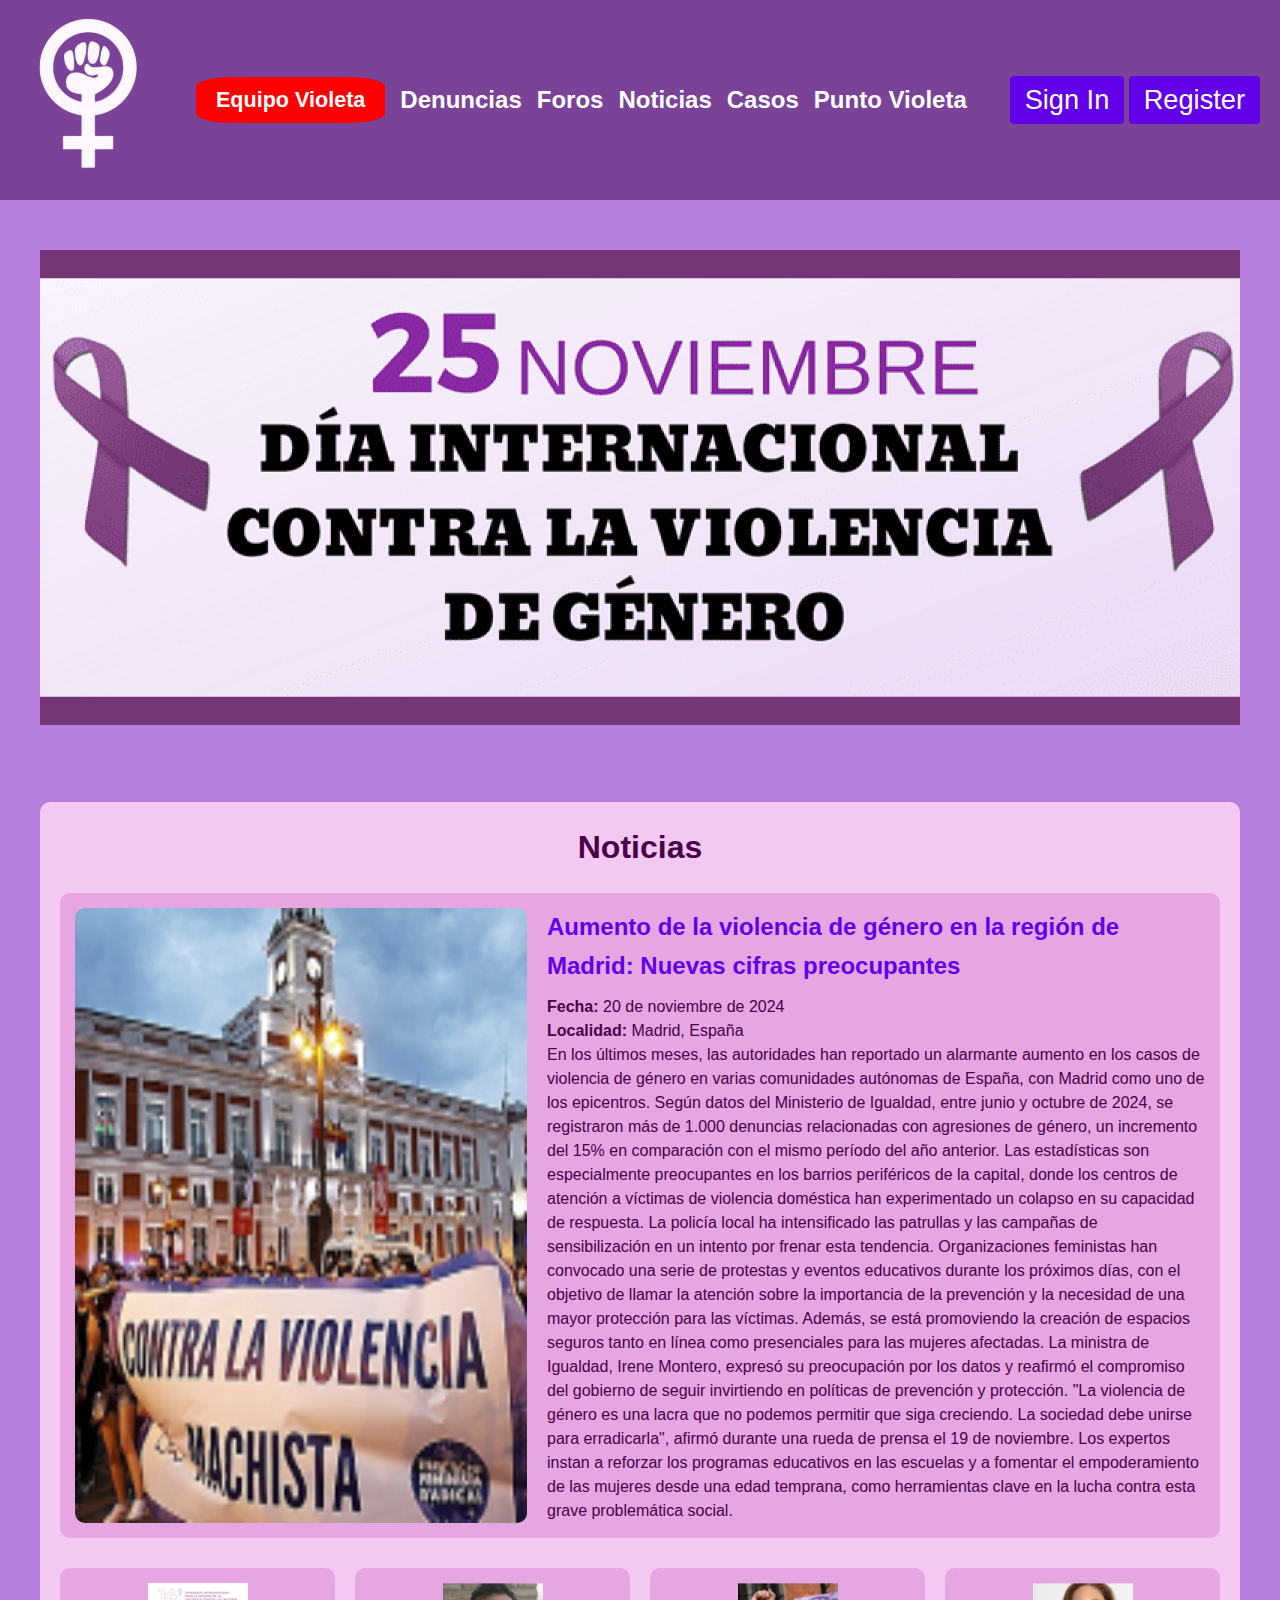
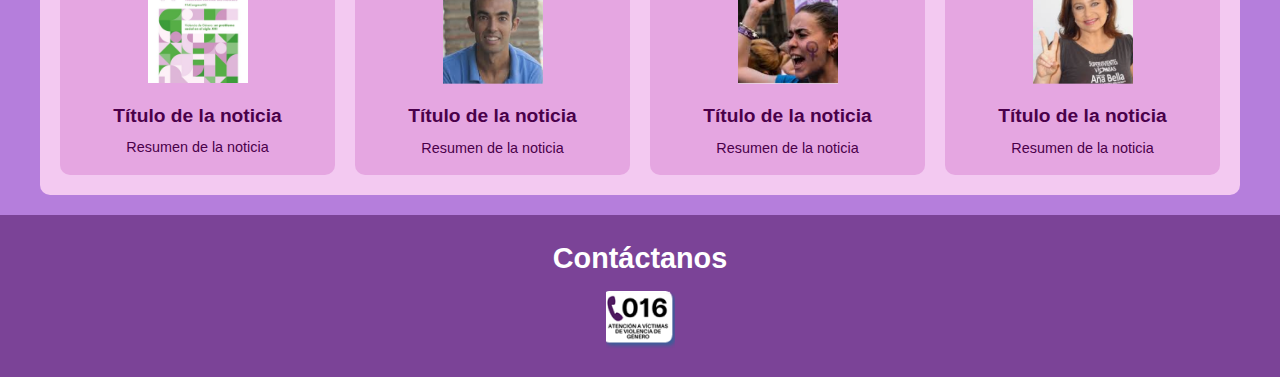
<file: html/noticias.html>
<!DOCTYPE html>
<html lang="es">
<head>
  <meta charset="UTF-8">
  <meta name="viewport" content="width=device-width, initial-scale=1.0">
  <title>Página Principal - Día Internacional Contra la Violencia de Género</title>
  <link rel="stylesheet" href="../css/noticias.css">
</head>
<body>
  <header class="header">
    <nav class="navbar">
        <a href="../html/index.html"><img src="../img/logo.png" alt="logo"></a>
      <ul class="menu">
        <li><div class="logo">
            <button><a href="../html/equipo_violeta.html"><h2>Equipo Violeta</h2></a></button>
          </div></li>
        <li><a href="../html/denuncias.html"><h2>Denuncias</h2></a></li>
        <li><a href="../html/foro.html"><h2>Foros</h2></a></li>
        <li><a href="../html/noticias.html"><h2>Noticias</h2></a></li>
        <li><a href="../html/casos_reales.html"><h2>Casos</h2></a></li>
        <li><a href="../html/punto_violeta.html"><h2>Punto Violeta</h2></a></li>
      </ul>
      <div class="auth-buttons">
        <a href="../html/login.html"><button class="btn sign-in">Sign In</button></a>
        <a href="../html/registro.html"><button class="btn register">Register</button></a>
      </div>
    </nav>
  </header>
  <section class="banner">
    <img src="../img/25_nov.png" alt="">
  </section>
  <section class="noticias">
    <h2>Noticias</h2>
    <article class="noticia-destacada">
      <img src="../img/Image.png" alt="Noticia destacada">
      <div class="contenido">
        <h3>Aumento de la violencia de género en la región de Madrid: Nuevas cifras preocupantes</h3>
        <p><strong>Fecha:</strong> 20 de noviembre de 2024<br>
           <strong>Localidad:</strong> Madrid, España</p>
        <p>En los últimos meses, las autoridades han reportado un alarmante aumento en los casos de violencia de género en varias comunidades autónomas de España, con Madrid como uno de los epicentros. Según datos del Ministerio de Igualdad, entre junio y octubre de 2024, se registraron más de 1.000 denuncias relacionadas con agresiones de género, un incremento del 15% en comparación con el mismo período del año anterior.
            Las estadísticas son especialmente preocupantes en los barrios periféricos de la capital, donde los centros de atención a víctimas de violencia doméstica han experimentado un colapso en su capacidad de respuesta. La policía local ha intensificado las patrullas y las campañas de sensibilización en un intento por frenar esta tendencia.
            Organizaciones feministas han convocado una serie de protestas y eventos educativos durante los próximos días, con el objetivo de llamar la atención sobre la importancia de la prevención y la necesidad de una mayor protección para las víctimas. Además, se está promoviendo la creación de espacios seguros tanto en línea como presenciales para las mujeres afectadas.
            La ministra de Igualdad, Irene Montero, expresó su preocupación por los datos y reafirmó el compromiso del gobierno de seguir invirtiendo en políticas de prevención y protección. "La violencia de género es una lacra que no podemos permitir que siga creciendo. La sociedad debe unirse para erradicarla", afirmó durante una rueda de prensa el 19 de noviembre.
            Los expertos instan a reforzar los programas educativos en las escuelas y a fomentar el empoderamiento de las mujeres desde una edad temprana, como herramientas clave en la lucha contra esta grave problemática social.</p>
      </div>
    </article>
    <div class="noticias-secundarias">
      <div class="noticia">
        <img src="../img/congreso.jpg" alt="Noticia secundaria">
        <h4>Título de la noticia</h4>
        <p>Resumen de la noticia</p>
      </div>
      <div class="noticia">
        <img src="../img/caso10.png" alt="Noticia secundaria">
        <h4>Título de la noticia</h4>
        <p>Resumen de la noticia</p>
      </div>
      <div class="noticia">
        <img src="../img/caso1.png" alt="Noticia secundaria">
        <h4>Título de la noticia</h4>
        <p>Resumen de la noticia</p>
      </div>
      <div class="noticia">
        <img src="../img/caso3.png" alt="Noticia secundaria">
        <h4>Título de la noticia</h4>
        <p>Resumen de la noticia</p>
      </div>
    </div>
  </section>
  <footer class="footer">
    <div class="contact-info">
      <span><h1>Contáctanos</h1></span>
    </div>
    <div class="footer-logo">
      <img src="../img/logo-016.png" alt="">
    </div>
  </footer>
</body>
</html>
</file>
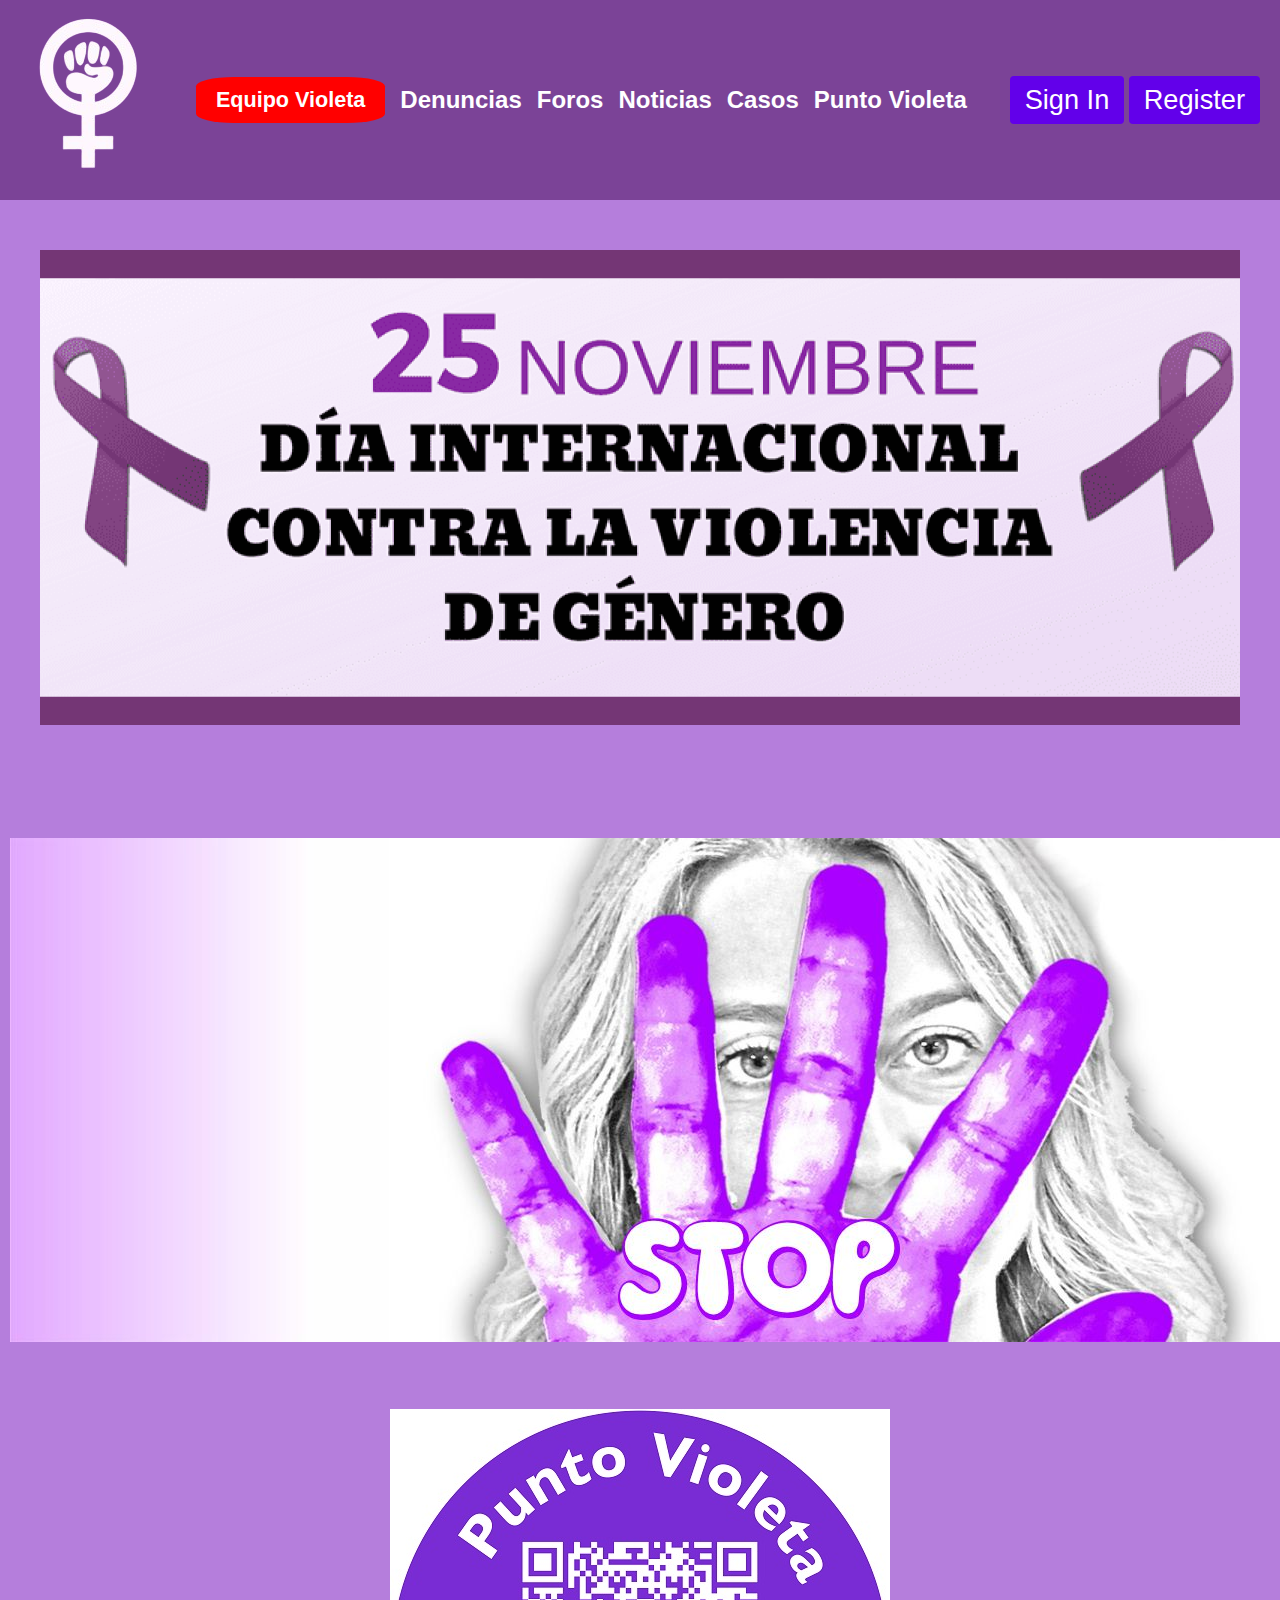
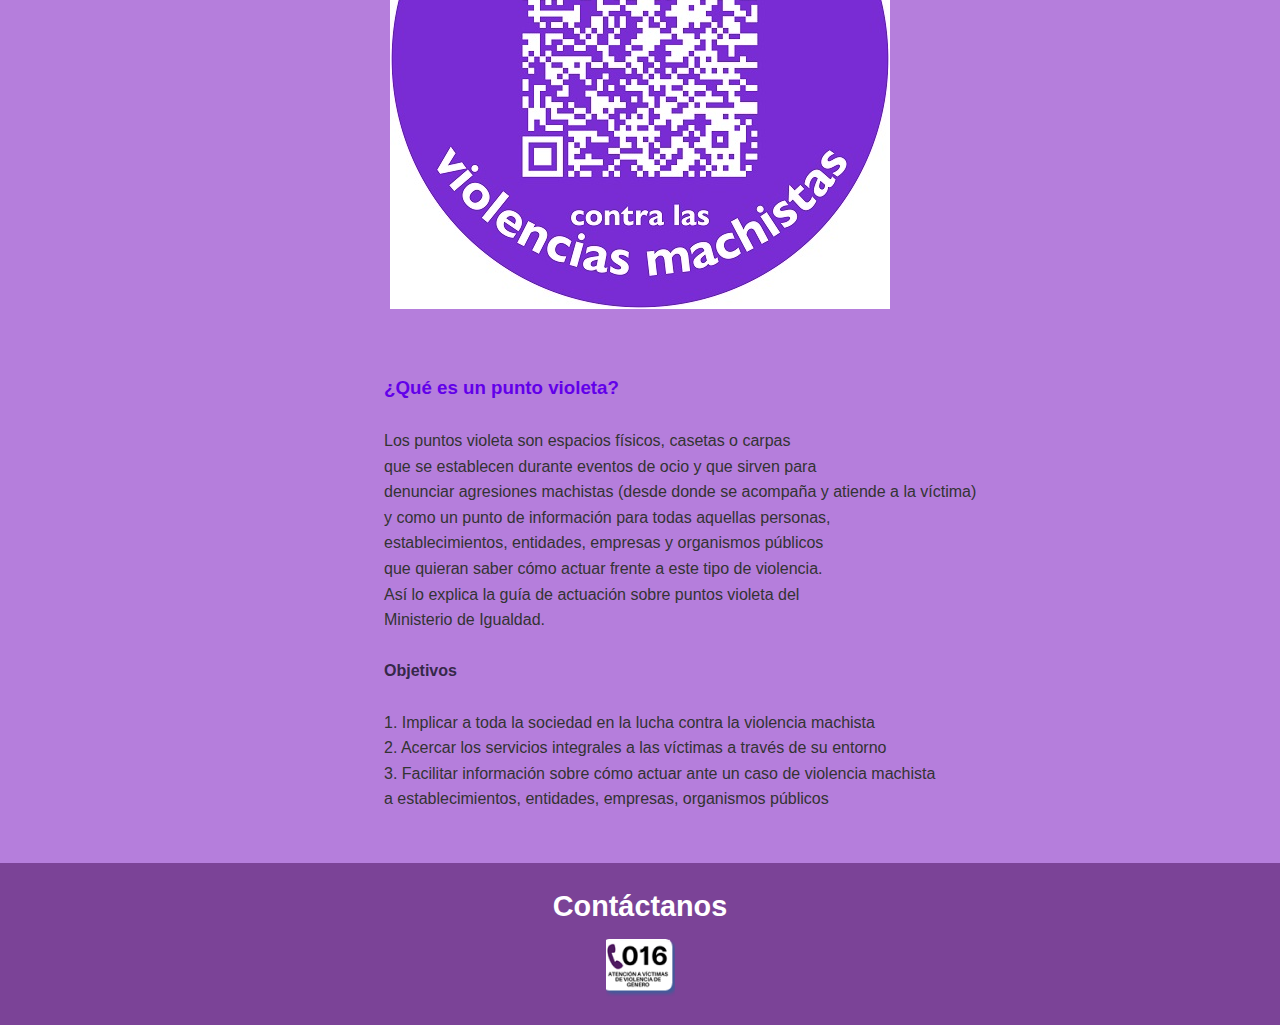
<file: html/punto_violeta.html>
<!DOCTYPE html>
<html lang="es">
<head>
  <meta charset="UTF-8">
  <meta name="viewport" content="width=device-width, initial-scale=1.0">
  <title>Página Principal - Día Internacional Contra la Violencia de Género</title>
  <link rel="stylesheet" href="../css/styles_punto_v.css">
</head>
<body>
  <header class="header">
    <nav class="navbar">
        <a href="../html/index.html"><img src="../img/logo.png" alt="logo"></a>
      <ul class="menu">
        <li><div class="logo">
            <button><a href="../html/equipo_violeta.html"><h2>Equipo Violeta</h2></a></button>
          </div></li>
        <li><a href="../html/denuncias.html"><h2>Denuncias</h2></a></li>
        <li><a href="../html/foro.html"><h2>Foros</h2></a></li>
        <li><a href="../html/noticias.html"><h2>Noticias</h2></a></li>
        <li><a href="../html/casos_reales.html"><h2>Casos</h2></a></li>
        <li><a href="../html/punto_violeta.html"><h2>Punto Violeta</h2></a></li>
      </ul>
      <div class="auth-buttons">
        <a href="../html/login.html"><button class="btn sign-in">Sign In</button></a>
        <a href="../html/registro.html"><button class="btn register">Register</button></a>
      </div>
    </nav>
  </header>
  <section class="banner">
    <img src="../img/25_nov.png" alt="">
  </section>
  <br>
  <section class="banner_pv">
    <img src="../img/banner_punto_v.jpg" alt="Banner sobre el punto violeta">
  </section>
  <section class="qr_pv">
    <img src="../img/Pegatina_Punto_Violeta.jpg" alt="QR del punto violeta">
  </section><br>
  <nav>
    <h3>¿Qué es un punto violeta?</h3><br>
    <p>
      Los puntos violeta son espacios físicos, casetas o carpas<br>
      que se establecen durante eventos de ocio y que sirven para<br>
      denunciar agresiones machistas (desde donde se acompaña y atiende a la víctima)<br>
      y como un punto de información para todas aquellas personas,<br>
      establecimientos, entidades, empresas y organismos públicos<br>
      que quieran saber cómo actuar frente a este tipo de violencia.<br>
      Así lo explica la guía de actuación sobre puntos violeta del<br>
      Ministerio de Igualdad.
    </p><br>
    <h4>Objetivos</h4><br>
    <p>
      1. Implicar a toda la sociedad en la lucha contra la violencia machista<br>
      2. Acercar los servicios integrales a las víctimas a través de su entorno<br>
      3. Facilitar información sobre cómo actuar ante un caso de violencia machista<br>
      a establecimientos, entidades, empresas, organismos públicos
    </p><br>
  </nav><br>
  </div>
  <footer class="footer">
    <div class="contact-info">
      <span><h1>Contáctanos</h1></span>
    </div>
    <div class="footer-logo">
      <img src="../img/logo-016.png" alt="">
    </div>
  </footer>
</body>
</html>
</file>
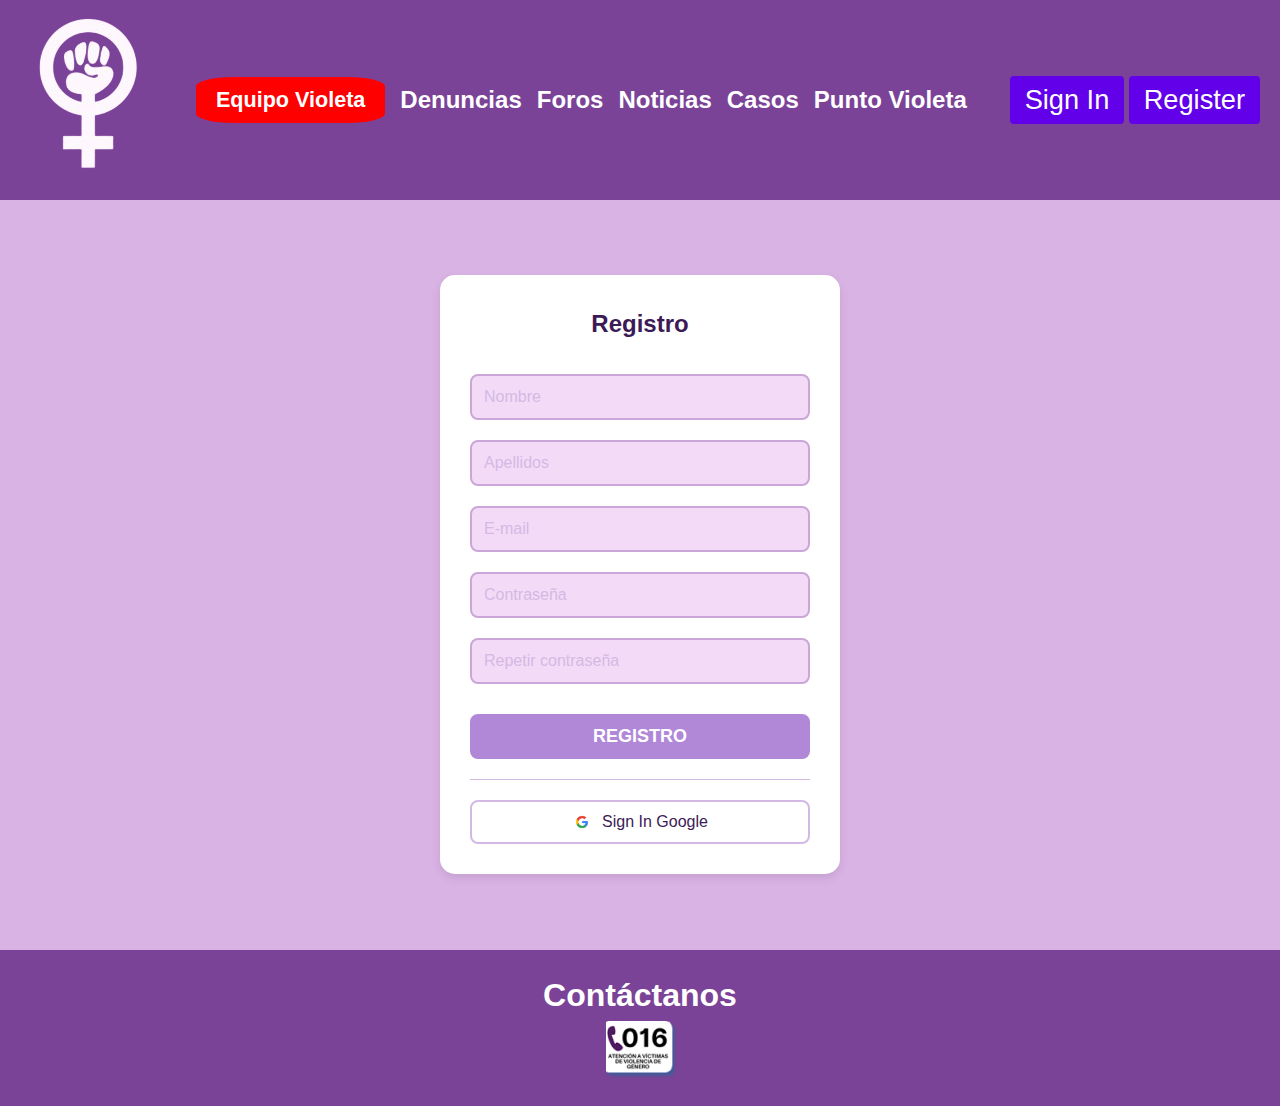
<file: html/registro.html>
<!DOCTYPE html>
<html lang="es">
<head>
  <meta charset="UTF-8">
  <meta name="viewport" content="width=device-width, initial-scale=1.0">
  <title>Página Principal - Día Internacional Contra la Violencia de Género</title>
  <link rel="stylesheet" href="../css/styles_registro.css">
</head>
<body>
    <header class="header">
        <nav class="navbar">
            <a href="../html/index.html"><img src="../img/logo.png" alt="logo"></a>
          <ul class="menu">
            <li><div class="logo">
                <button><a href="../html/equipo_violeta.html"><h2>Equipo Violeta</h2></a></button>
              </div></li>
            <li><a href="../html/denuncias.html"><h2>Denuncias</h2></a></li>
            <li><a href="../html/foro.html"><h2>Foros</h2></a></li>
            <li><a href="../html/noticias.html"><h2>Noticias</h2></a></li>
            <li><a href="../html/casos_reales.html"><h2>Casos</h2></a></li>
            <li><a href="../html/punto_violeta.html"><h2>Punto Violeta</h2></a></li>
          </ul>
          <div class="auth-buttons">
            <a href="../html/login.html"><button class="btn sign-in">Sign In</button></a>
            <a href="../html/registro.html"><button class="btn register">Register</button></a>
          </div>
        </nav>
      </header>
    
      <section class="register-section">
        <div class="register-container">
          <h2>Registro</h2>
          <form action="#" method="POST" class="register-form">
            <input type="text" name="nombre" placeholder="Nombre" required>
            <input type="text" name="apellidos" placeholder="Apellidos" required>
            <input type="email" name="email" placeholder="E-mail" required>
            <input type="password" name="password" placeholder="Contraseña" required>
            <input type="password" name="confirm-password" placeholder="Repetir contraseña" required>
            <button type="submit" class="register-btn">REGISTRO</button>
          </form>
          <div class="social-register">
            <hr>
            <button class="google-btn">
              <img src="../img/google-icon.png" alt="Google"> Sign In Google
            </button>
          </div>
        </div>
      </section>
      
      
      <footer class="footer">
        <div class="contact-info">
          <span><h1>Contáctanos</h1></span>
        </div>
        <div class="footer-logo">
          <img src="../img/logo-016.png" alt="">
        </div>
      </footer>
</body>
</html>
</file>
<file: css/styles.css>
*{
    margin: 0;
    padding: 0;
    box-sizing: border-box;
}  
body {
    font-family: Arial, sans-serif;
    line-height: 1.6;
    background-color: #b57edc;
    color: #333;
}
  
header {
    background-color:#7b4397;
    color: #fff;
    padding: 10px 20px;
}
.navbar {
    display: flex;
    justify-content: space-between;
    align-items: center;
}
  
.navbar .logo a {
    font-size: 1.5em;
    color: #fff;
    text-decoration: none;
}
.navbar .menu button{
    background-color: red;
    padding: 10px 20px;
    border-radius: 20%;
    cursor: pointer;
    font-size: 0.9em;
    border: none;
}
.navbar .menu .logo :hover{
    background-color: darkred;
}
.navbar .menu {
    list-style: none;
    display: flex;
    gap: 15px;
    align-items: center;
}
  
.navbar .menu li a {
    color: #fff;
    text-decoration: none;
    font-size: 1em;
}
.navbar .menu li a :hover{
    box-shadow: 0 2px 10px rgba(0, 0, 0, 0.1);
}
.navbar .auth-buttons .btn {
    background-color: #6200ea;
    color: #fff;
    border: none;
    padding: 8px 15px;
    border-radius: 4px;
    cursor: pointer;
    font-size: 1.7em;
}
  
.navbar .auth-buttons .btn:hover {
    background-color: #4b00b0;
}
  
.banner {
    background-color: #b57edc;
    color: #fff;
    text-align: center;
    padding: 50px 20px;
}
.banner img{
    width: 70%;
    height: 70%;
}
.banner h1 {
    font-size: 3em;
    font-weight: bold;
}
  
.banner h2 {
    font-size: 1.5em;
    margin-top: 10px;
}
.carousel {
    position: relative;
    box-shadow: 0px 1px 6px rgba(0, 0, 0, 0.64);
    margin-top: 26px;
}

.carousel-inner {
    position: relative;
    overflow: hidden;
    width: 100%;
}

.carousel-open:checked + .carousel-item {
    position: static;
    opacity: 100;
}

.carousel-item {
    position: absolute;
    opacity: 0;
    -webkit-transition: opacity 0.6s ease-out;
    transition: opacity 0.6s ease-out;
    margin-left: 31%;
    margin-right: 30%;
    height: 400px;
}

.carousel-item img {
    display: block;
    height: auto;
    max-width: 100%;
}

.carousel-control {
    background: rgba(0, 0, 0, 0.28);
    border-radius: 50%;
    color: #fff;
    cursor: pointer;
    display: none;
    font-size: 40px;
    height: 40px;
    line-height: 35px;
    position: absolute;
    top: 50%;
    -webkit-transform: translate(0, -50%);
    cursor: pointer;
    -ms-transform: translate(0, -50%);
    transform: translate(0, -50%);
    text-align: center;
    width: 40px;
    z-index: 10;
}

.carousel-control.prev {
    left: 2%;
}

.carousel-control.next {
    right: 2%;
}

.carousel-control:hover {
    background: rgba(0, 0, 0, 0.8);
    color: #aaaaaa;
}

#carousel-1:checked ~ .control-1,
#carousel-2:checked ~ .control-2,
#carousel-3:checked ~ .control-3 {
    display: block;
}

.carousel-indicators {
    list-style: none;
    margin: 0;
    padding: 0;
    position: absolute;
    bottom: 2%;
    left: 0;
    right: 0;
    text-align: center;
    z-index: 10;
}

.carousel-indicators li {
    display: inline-block;
    margin: 0 5px;
}

.carousel-bullet {
    color: #fff;
    cursor: pointer;
    display: block;
    font-size: 35px;
}

.carousel-bullet:hover {
    color: #aaaaaa;
}

#carousel-1:checked ~ .control-1 ~ .carousel-indicators li:nth-child(1) .carousel-bullet,
#carousel-2:checked ~ .control-2 ~ .carousel-indicators li:nth-child(2) .carousel-bullet,
#carousel-3:checked ~ .control-3 ~ .carousel-indicators li:nth-child(3) .carousel-bullet{
    color: #428bca;
}

.slider {
    background-color: #fff;
    padding: 20px;
    text-align: center;
}
  
.slider .slide img {
    width: 25%;
    border-radius: 10px;
}
  
.slider p {
    margin-top: 10px;
    font-weight: bold;
    color: #444;
}

.news {
    background-color: #e3bceb;
    padding: 20px;
    margin: 20px 0;
}
  
.news h3 {
    text-align: center;
    margin-bottom: 20px;
}
  
.news-item {
    display: flex;
    align-items: center;
    margin-bottom: 15px;
    gap: 15px;
    transition: transform 0.3s ease;
    padding: 20px;
    border-radius: 10px;
    box-shadow: 0 2px 10px rgba(0, 0, 0, 0.1);
    transition: transform 0.3s ease;
    margin-bottom: 50px;
    background-color: #f0e0f8;
}
.news-item:hover{
    transform: translateY(-10px);
}
.news-item img {
    width: 220px;
    height: 220px;
    border-radius: 8px;
}
  
.news-item h4 {
    font-size: 1em;
    margin-bottom: 5px;
}
  
.real-cases {
    background-color: #d7a7e0;
    padding: 20px;
}
  
.real-cases h3 {
    text-align: center;
    margin-bottom: 20px;
    text-size-adjust: auto;
}
  
.case {
    flex: 1 1 45%;
    display: flex;
    flex-direction: column;
    align-items: center;
    background-color: #f0e0f8;
    padding: 20px;
    border-radius: 10px;
    box-shadow: 0 2px 10px rgba(0, 0, 0, 0.1);
    transition: transform 0.3s ease;
    margin-bottom: 50px;
}

.case:hover {
    transform: translateY(-10px);
}

.case img {
    width: 12%;
    height: auto;
    border-radius: 10px;
    margin-bottom: 0 auto 10px;
}

.case h4 {
    margin: 10px 0;
font-size: 1.2em;
font-weight: bold;
color: #4a2e87;
}

.case p {
font-size: 1em;
color: #4a2e87;
line-height: 1.5;
}
.footer {
background-color:#7b4397;
color: #fff;
text-align: center;
padding: 20px 10px;
}
</file>
<file: css/styles_caso_real.css>
*{
    margin: 0;
    padding: 0;
    box-sizing: border-box;
}  
body {
    font-family: Arial, sans-serif;
    line-height: 1.6;
    background-color: #b57edc;
    color: #333;
}
  
header {
    background-color:#7b4397;
    color: #fff;
    padding: 10px 20px;
}
.navbar {
    display: flex;
    justify-content: space-between;
    align-items: center;
}
  
.navbar .logo a {
    font-size: 1.5em;
    color: #fff;
    text-decoration: none;
}
.navbar .menu button{
    background-color: red;
    padding: 10px 20px;
    border-radius: 20%;
    cursor: pointer;
    font-size: 0.9em;
    border: none;
}
.navbar .menu .logo :hover{
    background-color: darkred;
}
.navbar .menu {
    list-style: none;
    display: flex;
    gap: 15px;
    align-items: center;
}
  
.navbar .menu li a {
    color: #fff;
    text-decoration: none;
    font-size: 1em;
}
.navbar .menu li a :hover{
    box-shadow: 0 2px 10px rgba(0, 0, 0, 0.1);
}
.navbar .auth-buttons .btn {
    background-color: #6200ea;
    color: #fff;
    border: none;
    padding: 8px 15px;
    border-radius: 4px;
    cursor: pointer;
    font-size: 1.7em;
}
  
.navbar .auth-buttons .btn:hover {
    background-color: #4b00b0;
}
  
.banner {
    background-color: #b57edc;
    color: #fff;
    text-align: center;
    padding: 50px 20px;
}
.banner img{
    width: 70%;
    height: 70%;
}
.caso-real {
    background-color: #f3c9f1;
    padding: 20px;
    margin: 20px auto;
    max-width: 1200px;
    border-radius: 10px;
    color: #4a004a;
    text-align: center;
}
  
.caso-real h2 {
    font-size: 2em;
    font-weight: bold;
    margin-bottom: 20px;
}
  

.contenido-caso-real {
    display: flex;
    align-items: flex-start;
    gap: 20px;
}
  
.contenido-caso-real img {
    width: 200px;
    height: auto;
    border-radius: 10px;
    box-shadow: 0 4px 6px rgba(0, 0, 0, 0.1);
}
  
.texto-caso-real {
    flex: 1;
    text-align: left;
}
  
.texto-caso-real h3 {
    font-size: 1.5em;
    font-weight: bold;
    margin-bottom: 10px;
}
  
.texto-caso-real p {
    font-size: 1em;
    line-height: 1.6;
    margin-bottom: 10px;
}
.footer {
    background-color:#7b4397;
    color: #fff;
    text-align: center;
    padding: 20px 10px;
}
</file>
<file: css/styles_casos_reales.css>
*{
    margin: 0;
    padding: 0;
    box-sizing: border-box;
}  
body {
    font-family: Arial, sans-serif;
    line-height: 1.6;
    background-color: #b57edc;
    color: #333;
}
  
header {
    background-color:#7b4397;
    color: #fff;
    padding: 10px 20px;
}
.navbar {
    display: flex;
    justify-content: space-between;
    align-items: center;
}
  
.navbar .logo a {
    font-size: 1.5em;
    color: #fff;
    text-decoration: none;
}
.navbar .menu button{
    background-color: red;
    padding: 10px 20px;
    border-radius: 20%;
    cursor: pointer;
    font-size: 0.9em;
    border: none;
}
.navbar .menu .logo :hover{
    background-color: darkred;
}
.navbar .menu {
    list-style: none;
    display: flex;
    gap: 15px;
    align-items: center;
}
  
.navbar .menu li a {
    color: #fff;
    text-decoration: none;
    font-size: 1em;
}
.navbar .menu li a :hover{
    box-shadow: 0 2px 10px rgba(0, 0, 0, 0.1);
}
.navbar .auth-buttons .btn {
    background-color: #6200ea;
    color: #fff;
    border: none;
    padding: 8px 15px;
    border-radius: 4px;
    cursor: pointer;
    font-size: 1.7em;
}
  
.navbar .auth-buttons .btn:hover {
    background-color: #4b00b0;
}
  
.banner {
    background-color: #b57edc;
    color: #fff;
    text-align: center;
    padding: 50px 20px;
}
.banner img{
    width: 70%;
    height: 70%;
}
.banner h1 {
    font-size: 2.5em;
    font-weight: bold;
}

.banner h2 {
    font-size: 1.8em;
    margin-top: 10px;
}

.real-cases {
    background-color: #d7a7e0;
    padding: 20px;
}

.real-cases h3 {
    text-align: center;
    margin-bottom: 20px;
    color: #4a2e87;
}

.cases-grid {
    display: grid;
    grid-template-columns: repeat(2, 1fr);
    gap: 20px;
    padding: 0 10%;
}

.case {
    background-color: #f0e0f8;
    padding: 15px;
    border-radius: 10px;
    text-align: center;
    box-shadow: 0 2px 10px rgba(0, 0, 0, 0.1);
    transition: transform 0.3s ease;
}

.case:hover {
    transform: translateY(-10px);
}

.case img {
    width: 30%;
    border-radius: 10px;
    margin-bottom: 15px;
}

.case h4 {
    font-size: 1.2em;
    font-weight: bold;
    color: #4a2e87;
}

.case p {
    font-size: 1em;
    color: #4a2e87;
}
.footer {
    background-color:#7b4397;
    color: #fff;
    text-align: center;
    padding: 20px 10px;
}
</file>
<file: css/styles_den.css>
*{
    margin: 0;
    padding: 0;
    box-sizing: border-box;
}  
body {
    font-family: Arial, sans-serif;
    line-height: 1.6;
    background-color: #b57edc;
    color: #333;
}
  
header {
    background-color:#7b4397;
    color: #fff;
    padding: 10px 20px;
}
.navbar {
    display: flex;
    justify-content: space-between;
    align-items: center;
    margin: 0%;
}
  
.navbar .logo a {
    font-size: 1.5em;
    color: #fff;
    text-decoration: none;
}
.navbar .menu button{
    background-color: red;
    padding: 10px 20px;
    border-radius: 20%;
    cursor: pointer;
    font-size: 0.9em;
    border: none;
}
.navbar .menu .logo :hover{
    background-color: darkred;
}
.navbar .menu {
    list-style: none;
    display: flex;
    gap: 15px;
    align-items: center;
}
  
.navbar .menu li a {
    color: #fff;
    text-decoration: none;
    font-size: 1em;
}
.navbar .menu li a :hover{
    box-shadow: 0 2px 10px rgba(0, 0, 0, 0.1);
}
.navbar .auth-buttons .btn {
    background-color: #6200ea;
    color: #fff;
    border: none;
    padding: 8px 15px;
    border-radius: 4px;
    cursor: pointer;
    font-size: 1.7em;
}
  
.navbar .auth-buttons .btn:hover {
    background-color: #4b00b0;
}


nav{
    margin-left: 44%;
}

label {
    font-size: 14px;
    color: #702e9c;
    text-align: left;
}

input {
    padding: 10px;
    font-size: 16px;
    border: 2px solid #2b114d;
    border-radius: 10px;
    outline: none;
    transition: border 0.3s;

}

input:focus {
    border-color: #a267e6;
}

.button_submit {
    background: linear-gradient(45deg, #c280e9, #581572);
    color: white;
    font-size: 16px;
    padding: 12px;
    border: none;
    border-radius: 25px;
    cursor: pointer;
    transition: background 0.3s;
    margin-left: 8%;
}

.button_submit {
    background: linear-gradient(45deg, #bd39d8, #3d1550);
}

.banner {
    background-color: #b57edc;
    color: #fff;
    text-align: center;
    padding: 50px 20px;
}
  
.banner h1 {
    font-size: 3em;
    font-weight: bold;
}
  
.banner h2 {
    font-size: 1.5em;
    margin-top: 10px;
}

h3{
    color: #6200ea
}

.footer {
    background-color:#7b4397;
    color: #fff;
    text-align: center;
    padding: 20px 10px;
    }
    
    .footer .contact-info {
    margin-bottom: 10px;
    font-size: 0.9em;
    }
    
    .footer-logo a {
    color: #fff;
    text-decoration: none;
    font-weight: bold;
    font-size: 1.2em;
    }
</file>
<file: css/styles_ev.css>
*{
    margin: 0;
    padding: 0;
    box-sizing: border-box;
}  
body {
    font-family: Arial, sans-serif;
    line-height: 1.6;
    background-color: #b57edc;
    color: #333;
}
  
header {
    background-color:#7b4397;
    color: #fff;
    padding: 10px 20px;
}
.navbar {
    display: flex;
    justify-content: space-between;
    align-items: center;
    margin: 0%;
}
  
.navbar .logo a {
    font-size: 1.5em;
    color: #fff;
    text-decoration: none;
}
.navbar .menu button{
    background-color: red;
    padding: 10px 20px;
    border-radius: 20%;
    cursor: pointer;
    font-size: 0.9em;
    border: none;
}
.navbar .menu .logo :hover{
    background-color: darkred;
}
.navbar .menu {
    list-style: none;
    display: flex;
    gap: 15px;
    align-items: center;
}
  
.navbar .menu li a {
    color: #fff;
    text-decoration: none;
    font-size: 1em;
}
.navbar .menu li a :hover{
    box-shadow: 0 2px 10px rgba(0, 0, 0, 0.1);
}
.navbar .auth-buttons .btn {
    background-color: #6200ea;
    color: #fff;
    border: none;
    padding: 8px 15px;
    border-radius: 4px;
    cursor: pointer;
    font-size: 1.7em;
}
  
.navbar .auth-buttons .btn:hover {
    background-color: #4b00b0;
}
  
.footer {
background-color:#7b4397;
color: #fff;
text-align: center;
padding: 20px 10px;
}

.footer .contact-info {
margin-bottom: 10px;
font-size: 0.9em;
}

.footer-logo a {
color: #fff;
text-decoration: none;
font-weight: bold;
font-size: 1.2em;
}

.alert-message {
    background-color: #8B0000; /* Rojo oscuro */
    color: white; /* Texto en blanco */
    text-align: center; /* Centrar el texto */
    padding: 10px; /* Espaciado interno */
    border-radius: 5px; /* Bordes redondeados */
    font-weight: bold; /* Texto en negrita */
    font-family: Arial, sans-serif; /* Fuente */
    margin: 20px auto; /* Separación con otros elementos */
    max-width: 600px; /* Anchura máxima */
    box-shadow: 0px 4px 6px rgba(0, 0, 0, 0.1); /* Sombra */

}

.alert-image {
    text-align: center; /* Centra la imagen */
    margin: 10px auto; /* Espaciado con otros elementos */
}

.alert-image img {
    max-width: 100%; /* Asegura que no exceda el ancho del contenedor */
    height: auto; /* Mantiene la proporción de la imagen */
    border-radius: 5px; /* Opcional: bordes redondeados */
}

.alert-phone img {
    max-width: 100%; /* Asegura que no exceda el ancho del contenedor */
    height: auto; /* Mantiene la proporción de la imagen */
    border-radius: 5px; /* Opcional: bordes redondeados */
}

.map-container {
    text-align: center; /* Centra el mapa en el contenedor */
    margin: 20px auto; /* Añade un margen alrededor del mapa */
}

.grid-container {
    display: grid; /* Habilita CSS Grid */
    grid-template-columns: 1fr 1fr; /* Crea dos columnas del mismo ancho */
    gap: 20px; /* Espaciado entre las columnas */
    border: 1px solid #ccc; /* Borde para visualizar el contenedor */
    padding: 10px; /* Espaciado interno */
}

.left-element, .right-element {
    text-align: center; /* Centra el texto */
    padding: 10px;
    background-color: #f0f0f0; /* Color de fondo */
    border: 1px solid #aaa; /* Borde de los elementos */
}


.alert-row {
    display: flex; /* Activa Flexbox */
    align-items: center; /* Centra los elementos verticalmente */
    justify-content: space-between; /* Espacia los elementos horizontalmente */
    gap: 20px; /* Espaciado entre los elementos */
    margin: 20px auto; /* Centra el contenedor horizontalmente */
    max-width: 900px; /* Anchura máxima del contenedor */
    padding: 10px; /* Espaciado interno opcional */
}

.alert-phone img img {
    max-width: 80px; /* Tamaño de los íconos (puedes ajustarlo) */
    height: auto; /* Mantiene la proporción */
}

.alert-message {
    background-color: #8B0000; /* Rojo oscuro */
    color: white; /* Texto en blanco */
    text-align: center; /* Centrar el texto */
    padding: 10px 20px; /* Espaciado interno */
    border-radius: 5px; /* Bordes redondeados */
    font-weight: bold; /* Texto en negrita */
    font-family: Arial, sans-serif; /* Fuente */
    flex: 1; /* Permite que el mensaje ocupe el espacio restante */
    box-shadow: 0px 4px 6px rgba(0, 0, 0, 0.1); /* Sombra */
}
</file>
<file: css/styles_foro.css>
*{
    margin: 0;
    padding: 0;
    box-sizing: border-box;
}  
body {
    font-family: Arial, sans-serif;
    line-height: 1.6;
    background-color: #b57edc;
    color: #333;
}
  
header {
    background-color:#7b4397;
    color: #fff;
    padding: 10px 20px;
}
.navbar {
    display: flex;
    justify-content: space-between;
    align-items: center;
    margin: 0%;
}
  
.navbar .logo a {
    font-size: 1.5em;
    color: #fff;
    text-decoration: none;
}
.navbar .menu button{
    background-color: red;
    padding: 10px 20px;
    border-radius: 20%;
    cursor: pointer;
    font-size: 0.9em;
    border: none;
}
.navbar .menu .logo :hover{
    background-color: darkred;
}
.navbar .menu {
    list-style: none;
    display: flex;
    gap: 15px;
    align-items: center;
}
  
.navbar .menu li a {
    color: #fff;
    text-decoration: none;
    font-size: 1em;
}
.navbar .menu li a :hover{
    box-shadow: 0 2px 10px rgba(0, 0, 0, 0.1);
}
.navbar .auth-buttons .btn {
    background-color: #6200ea;
    color: #fff;
    border: none;
    padding: 8px 15px;
    border-radius: 4px;
    cursor: pointer;
    font-size: 1.7em;
}
  
.navbar .auth-buttons .btn:hover {
    background-color: #4b00b0;
}

nav{
    margin-left: 24%;
}

.container {
    width: 80%;
    max-width: 900px;
    height: 80%;
    background-color: #f3e4fc;
    border-radius: 20px;
    box-shadow: 0px 4px 10px rgba(0, 0, 0, 0.2);
    padding: 40px;
    display: flex;
    flex-direction: column;
    justify-content: space-between;
}

.header_container {
    display: flex;
    align-items: center;
    margin-bottom: 20px;
}

.header_container img {
    width: 80px;
    height: 80px;
    border-radius: 50%;
    margin-right: 20px;
}

.header_container p {
    background-color: #c49ff7;
    color: white;
    padding: 15px;
    border-radius: 15px;
    font-size: 18px;
    flex: 1;
}

.chat-box {
    background-color: #d8bdf9;
    padding: 20px;
    border-radius: 15px;
    font-size: 16px;
    flex: 1;
    overflow-y: auto;
    margin-bottom: 20px;
    display: flex;
    align-items: center;
}

.chat-box img {
    width: 50px;
    height: 50px;
    border-radius: 50%;
    margin-right: 10px;
}

.chat-box p {
    margin: 0;
    flex: 1;
}

.input-area {
    display: flex;
    align-items: center;
}

.input-area input {
    flex: 1;
    padding: 15px;
    border: 2px solid #c49ff7;
    border-radius: 30px;
    outline: none;
    font-size: 16px;
}

.input-area button {
    margin-left: 15px;
    background-color: #c49ff7;
    border: none;
    padding: 15px 20px;
    border-radius: 30px;
    color: white;
    cursor: pointer;
    font-size: 16px;
}

.input-area button:hover {
    background-color: #a97de0;
}

.navbar .auth-buttons .btn:hover {
    background-color: #4b00b0;
}

.banner {
    background-color: #b57edc;
    color: #fff;
    text-align: center;
    padding: 50px 20px;
}
  
.banner h1 {
    font-size: 3em;
    font-weight: bold;
}
  
.banner h2 {
    font-size: 1.5em;
    margin-top: 10px;
}

h3{
    color: #6200ea
}

h4{
    color: #362849
}

.footer {
    background-color:#7b4397;
    color: #fff;
    text-align: center;
    padding: 20px 10px;
    }
    
    .footer .contact-info {
    margin-bottom: 10px;
    font-size: 0.9em;
    }
    
    .footer-logo a {
    color: #fff;
    text-decoration: none;
    font-weight: bold;
    font-size: 1.2em;
    }
</file>
<file: css/styles_login.css>
*{
    margin: 0;
    padding: 0;
    box-sizing: border-box;
}  
body {
    font-family: Arial, sans-serif;
    line-height: 1.6;
    background-color: #b57edc;
    color: #333;
}
  
header {
    background-color:#7b4397;
    color: #fff;
    padding: 10px 20px;
}
.navbar {
    display: flex;
    justify-content: space-between;
    align-items: center;
    margin: 0%;
}
  
.navbar .logo a {
    font-size: 1.5em;
    color: #fff;
    text-decoration: none;
}
.navbar .menu button{
    background-color: red;
    padding: 10px 20px;
    border-radius: 20%;
    cursor: pointer;
    font-size: 0.9em;
    border: none;
}
.navbar .menu .logo :hover{
    background-color: darkred;
}
.navbar .menu {
    list-style: none;
    display: flex;
    gap: 15px;
    align-items: center;
}
  
.navbar .menu li a {
    color: #fff;
    text-decoration: none;
    font-size: 1em;
}
.navbar .menu li a :hover{
    box-shadow: 0 2px 10px rgba(0, 0, 0, 0.1);
}
.navbar .auth-buttons .btn {
    background-color: #6200ea;
    color: #fff;
    border: none;
    padding: 8px 15px;
    border-radius: 4px;
    cursor: pointer;
    font-size: 1.7em;
}
  
.navbar .auth-buttons .btn:hover {
    background-color: #4b00b0;
}
  

.social-icons img {
    width: 40px;
    height: 40px;
    border-radius: 50%;
    border: 1px solid #ccc;
    background-color: #fff;
    padding: 5px;
    box-shadow: 0 2px 5px rgba(0, 0, 0, 0.1);
    transition: transform 0.2s ease;
}

.social-icons img:hover {
    transform: scale(1.1);
}

.login-section {
    display: flex;
    justify-content: center;
    align-items: center;
    height: calc(100vh - 150px);
    background-color: #dab3e5;
}

.login-container {
    text-align: center;
    background-color: #f3dbf7;
    padding: 30px;
    border-radius: 10px;
    box-shadow: 0 4px 10px rgba(0, 0, 0, 0.1);
    width: 320px;
}

.login-container h2 {
    color: #3c1a56;
    margin-bottom: 20px;
    font-size: 24px;
}

.login-form input {
    width: 100%;
    padding: 10px;
    margin: 10px 0;
    border: 2px solid #82419a;
    border-radius: 5px;
    font-size: 16px;
    background-color: #ab71c5;
    color: #fff;
}

.login-form input::placeholder {
    color: #e5c7f3;
}

.forgot-password {
    display: block;
    margin: 15px 0;
    font-size: 14px;
    color: #82419a;
    text-decoration: none;
}

.forgot-password:hover {
    text-decoration: underline;
}


.login-btn {
    width: 100%;
    padding: 10px;
    background-color: #82419a;
    color: #fff;
    border: none;
    border-radius: 5px;
    font-size: 18px;
    font-weight: bold;
    cursor: pointer;
}

.login-btn:hover {
    background-color: #6e3a82;
}
.footer {
    background-color:#7b4397;
    color: #fff;
    text-align: center;
    padding: 20px 10px;
    }
</file>
<file: css/noticias.css>
*{
    margin: 0;
    padding: 0;
    box-sizing: border-box;
}  
body {
    font-family: Arial, sans-serif;
    line-height: 1.6;
    background-color: #b57edc;
    color: #333;
}
  
header {
    background-color:#7b4397;
    color: #fff;
    padding: 10px 20px;
}
.navbar {
    display: flex;
    justify-content: space-between;
    align-items: center;
    margin: 0%;
}
  
.navbar .logo a {
    font-size: 1.5em;
    color: #fff;
    text-decoration: none;
}
.navbar .menu button{
    background-color: red;
    padding: 10px 20px;
    border-radius: 20%;
    cursor: pointer;
    font-size: 0.9em;
    border: none;
}
.navbar .menu .logo :hover{
    background-color: darkred;
}
.navbar .menu {
    list-style: none;
    display: flex;
    gap: 15px;
    align-items: center;
}
  
.navbar .menu li a {
    color: #fff;
    text-decoration: none;
    font-size: 1em;
}
.navbar .menu li a :hover{
    box-shadow: 0 2px 10px rgba(0, 0, 0, 0.1);
}
.navbar .auth-buttons .btn {
    background-color: #6200ea;
    color: #fff;
    border: none;
    padding: 8px 15px;
    border-radius: 4px;
    cursor: pointer;
    font-size: 1.7em;
}
  
.navbar .auth-buttons .btn:hover {
    background-color: #4b00b0;
}


nav{
    margin-left: 42%;
}
.banner {
    background-color: #b57edc;
    color: #fff;
    text-align: center;
    padding: 50px 20px;
}
  
.banner h1 {
    font-size: 3em;
    font-weight: bold;
}
  
.banner h2 {
    font-size: 1.5em;
    margin-top: 10px;
}
.noticias {
    background-color: #f3c9f1;
    padding: 20px;
    border-radius: 10px;
    margin: 20px auto;
    max-width: 1200px;
    color: #4a004a;
}
  
.noticias h2 {
    font-size: 2em;
    text-align: center;
    margin-bottom: 20px;
    font-weight: bold;
}
.noticia-destacada {
    display: flex;
    gap: 20px;
    background-color: #e5a6e1;
    border-radius: 10px;
    padding: 15px;
    margin-bottom: 30px;
}
  
.noticia-destacada img {
    width: 40%;
    height: auto;
    border-radius: 10px;
}
  
.noticia-destacada .contenido {
    flex: 1;
}
  
.noticia-destacada h3 {
    font-size: 1.5em;
    margin-bottom: 10px;
}
  
.noticia-destacada p {
    font-size: 1em;
    line-height: 1.5;
}
.noticias-secundarias {
    display: grid;
    grid-template-columns: repeat(auto-fill, minmax(250px, 1fr));
    gap: 20px;
}
  
.noticia {
    background-color: #e5a6e1;
    border-radius: 10px;
    padding: 15px;
    text-align: center;
}
  
.noticia img {
    width: 100px;
    height: auto;
    margin-bottom: 10px;
}
  
.noticia h4 {
    font-size: 1.2em;
    margin-bottom: 5px;
}
  
.noticia p {
    font-size: 0.9em;
    color: #4a004a;
}

h3{
    color: #6200ea
}

.footer {
    background-color:#7b4397;
    color: #fff;
    text-align: center;
    padding: 20px 10px;
    }
    
    .footer .contact-info {
    margin-bottom: 10px;
    font-size: 0.9em;
    }
    
    .footer-logo a {
    color: #fff;
    text-decoration: none;
    font-weight: bold;
    font-size: 1.2em;
    }
</file>
<file: css/styles_punto_v.css>
*{
    margin: 0;
    padding: 0;
    box-sizing: border-box;
}  
body {
    font-family: Arial, sans-serif;
    line-height: 1.6;
    background-color: #b57edc;
    color: #333;
}
  
header {
    background-color:#7b4397;
    color: #fff;
    padding: 10px 20px;
}
.navbar {
    display: flex;
    justify-content: space-between;
    align-items: center;
    margin: 0%;
}
  
.navbar .logo a {
    font-size: 1.5em;
    color: #fff;
    text-decoration: none;
}
.navbar .menu button{
    background-color: red;
    padding: 10px 20px;
    border-radius: 20%;
    cursor: pointer;
    font-size: 0.9em;
    border: none;
}
.navbar .menu .logo :hover{
    background-color: darkred;
}
.navbar .menu {
    list-style: none;
    display: flex;
    gap: 15px;
    align-items: center;
}
  
.navbar .menu li a {
    color: #fff;
    text-decoration: none;
    font-size: 1em;
}
.navbar .menu li a :hover{
    box-shadow: 0 2px 10px rgba(0, 0, 0, 0.1);
}
.navbar .auth-buttons .btn {
    background-color: #6200ea;
    color: #fff;
    border: none;
    padding: 8px 15px;
    border-radius: 4px;
    cursor: pointer;
    font-size: 1.7em;
}
  
.navbar .auth-buttons .btn:hover {
    background-color: #4b00b0;
}
  
.banner_pv{
    background-color: #b57edc;
    color: #fff;
    text-align: center;
    padding: 30px 10px;
}

.qr_pv{
    background-color: #b57edc;
    color: #fff;
    text-align: center;
    padding: 30px 10px;
}

nav{
    margin-left: 30%;
}

.navbar .auth-buttons .btn:hover {
    background-color: #4b00b0;
}

.banner {
    background-color: #b57edc;
    color: #fff;
    text-align: center;
    padding: 50px 20px;
}
  
.banner h1 {
    font-size: 3em;
    font-weight: bold;
}
  
.banner h2 {
    font-size: 1.5em;
    margin-top: 10px;
}

h3{
    color: #6200ea
}

h4{
    color: #362849
}

.footer {
    background-color:#7b4397;
    color: #fff;
    text-align: center;
    padding: 20px 10px;
    }
    
    .footer .contact-info {
    margin-bottom: 10px;
    font-size: 0.9em;
    }
    
    .footer-logo a {
    color: #fff;
    text-decoration: none;
    font-weight: bold;
    font-size: 1.2em;
    }
</file>
<file: css/styles_registro.css>
*{
    margin: 0;
    padding: 0;
    box-sizing: border-box;
}  
body {
    font-family: Arial, sans-serif;
    line-height: 1.6;
    background-color: #b57edc;
    color: #333;
}
  
header {
    background-color:#7b4397;
    color: #fff;
    padding: 10px 20px;
}
.navbar {
    display: flex;
    justify-content: space-between;
    align-items: center;
    margin: 0%;
}
  
.navbar .logo a {
    font-size: 1.5em;
    color: #fff;
    text-decoration: none;
}
.navbar .menu button{
    background-color: red;
    padding: 10px 20px;
    border-radius: 20%;
    cursor: pointer;
    font-size: 0.9em;
    border: none;
}
.navbar .menu .logo :hover{
    background-color: darkred;
}
.navbar .menu {
    list-style: none;
    display: flex;
    gap: 15px;
    align-items: center;
}
  
.navbar .menu li a {
    color: #fff;
    text-decoration: none;
    font-size: 1em;
}
.navbar .menu li a :hover{
    box-shadow: 0 2px 10px rgba(0, 0, 0, 0.1);
}
.navbar .auth-buttons .btn {
    background-color: #6200ea;
    color: #fff;
    border: none;
    padding: 8px 15px;
    border-radius: 4px;
    cursor: pointer;
    font-size: 1.7em;
}
  
.navbar .auth-buttons .btn:hover {
    background-color: #4b00b0;
}

.register-section {
    display: flex;
    justify-content: center;
    align-items: center;
    height: calc(100vh - 150px);
    background-color: #dab3e5;
}

.register-container {
    background-color: #fff;
    padding: 30px;
    border-radius: 15px;
    box-shadow: 0 4px 10px rgba(0, 0, 0, 0.1);
    width: 400px;
    text-align: center;
}

.register-container h2 {
    color: #3c1a56;
    margin-bottom: 20px;
    font-size: 24px;
}

.register-form input {
    width: 100%;
    padding: 12px;
    margin: 10px 0;
    border: 2px solid #cba6d9;
    border-radius: 8px;
    font-size: 16px;
    background-color: #f3dbf7;
    color: #3c1a56;
}

.register-form input::placeholder {
    color: #d4b9e5;
}

.register-btn {
    width: 100%;
    padding: 12px;
    background-color: #b187d8;
    color: #fff;
    font-weight: bold;
    border: none;
    border-radius: 8px;
    font-size: 18px;
    cursor: pointer;
    margin-top: 20px;
}

.register-btn:hover {
    background-color: #9d6cbd;
}
.social-register {
    margin-top: 20px;
}

.social-register hr {
    border: none;
    border-top: 1px solid #d4b9e5;
    margin: 20px 0;
}

.google-btn {
    display: flex;
    align-items: center;
    justify-content: center;
    background-color: #fff;
    border: 2px solid #d4b9e5;
    color: #3c1a56;
    padding: 10px;
    border-radius: 8px;
    font-size: 16px;
    cursor: pointer;
    width: 100%;
    text-align: center;
    gap: 10px;
}

.google-btn img {
    width: 20px;
    height: 20px;
}

.google-btn:hover {
    background-color: #f9f0ff;
    border-color: #b187d8;
}

.footer {
    background-color:#7b4397;
    color: #fff;
    text-align: center;
    padding: 20px 10px;
}
</file>
